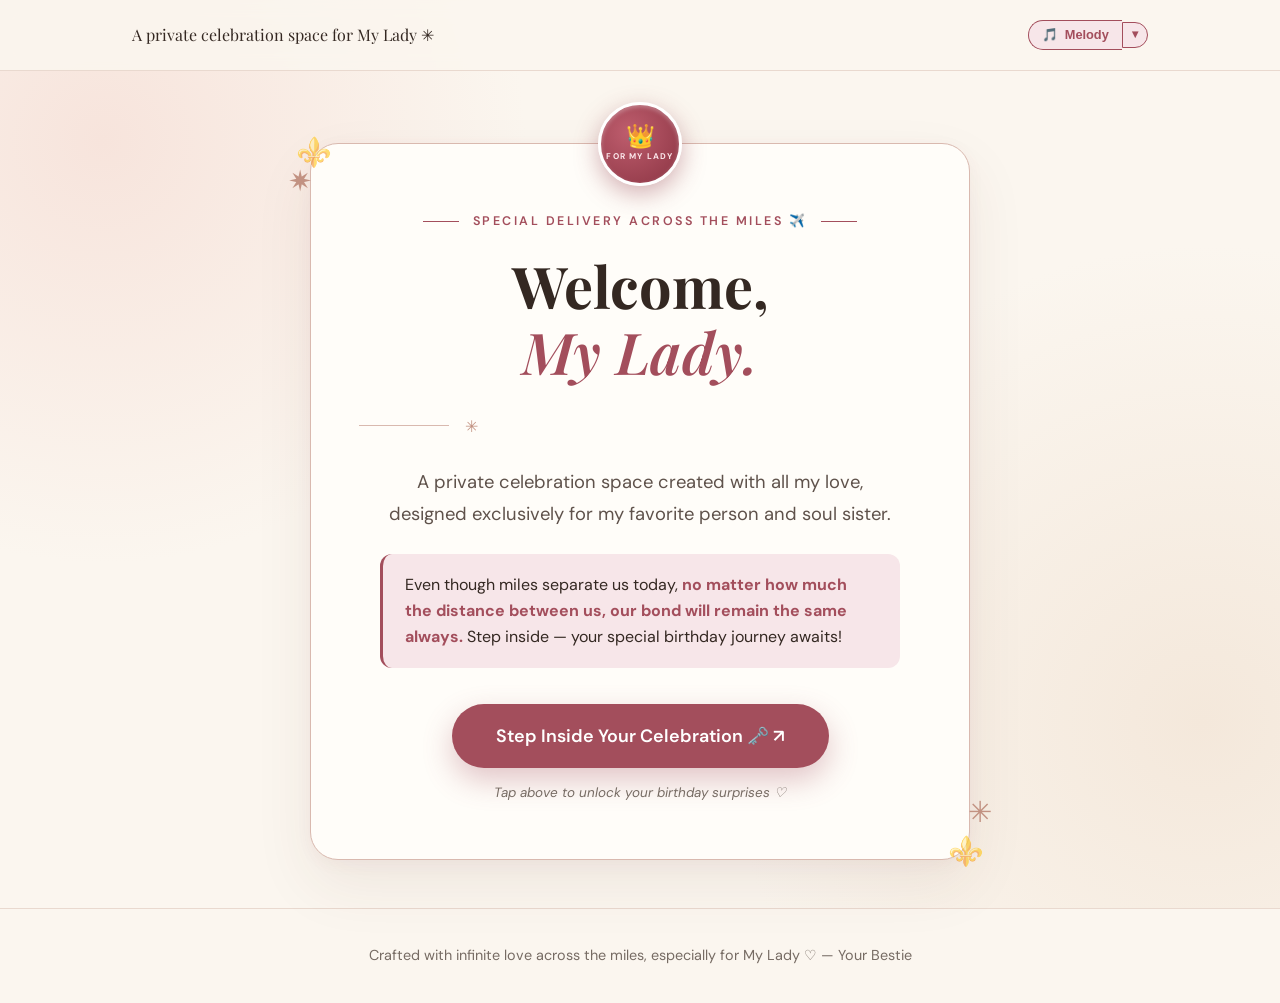
<file: index.html>
<!DOCTYPE html>
<html lang="en">
<head>
  <meta charset="UTF-8">
  <meta name="viewport" content="width=device-width, initial-scale=1.0">
  <meta name="view-transition" content="same-origin">
  <title>Happy Birthday, My Lady ✳ | A Celebration Just For You ♡</title>

  <!-- Open Graph / WhatsApp Preview Meta Tags -->
  <meta name="description" content="A special birthday celebration across the miles, crafted with all my love for My Lady ♡ — No matter how much distance between us, our bond will remain the same always.">
  <meta property="og:type" content="website">
  <meta property="og:site_name" content="Happy Birthday My Lady ✳">
  <meta property="og:title" content="Happy Birthday, My Lady ✳">
  <meta property="og:description" content="A special birthday celebration across the miles, crafted with all my love for My Lady ♡ — Step inside!">
  <meta property="og:image" content="https://shubh-source.github.io/my-lady-birthday/public/pics/3.jpeg">
  <meta property="og:image:secure_url" content="https://shubh-source.github.io/my-lady-birthday/public/pics/3.jpeg">
  <meta property="og:image:type" content="image/jpeg">
  <meta property="og:image:width" content="1220">
  <meta property="og:image:height" content="1498">
  <meta property="og:url" content="https://shubh-source.github.io/my-lady-birthday/">
  <meta name="twitter:card" content="summary_large_image">
  <meta name="twitter:title" content="Happy Birthday, My Lady ✳">
  <meta name="twitter:description" content="A special birthday celebration across the miles, crafted with all my love for My Lady ♡">
  <meta name="twitter:image" content="https://shubh-source.github.io/my-lady-birthday/public/pics/3.jpeg">
  <link rel="preconnect" href="https://fonts.googleapis.com">
  <link rel="preconnect" href="https://fonts.gstatic.com" crossorigin>
  <link href="https://fonts.googleapis.com/css2?family=DM+Sans:ital,wght@0,400;0,500;0,600;0,700;1,400&family=Playfair+Display:ital,wght@0,400;0,500;0,600;0,700;1,400;1,600&family=Great+Vibes&display=swap" rel="stylesheet">
  <link rel="stylesheet" href="style.css">
</head>
<body class="page-body">

  <canvas id="confettiCanvas"></canvas>

  <div class="page-shell welcome-shell">
    <!-- Top Minimal Bar -->
    <header class="welcome-header">
      <div class="welcome-header-inner">
        <span class="display text-sm tracking-tight text-muted">A private celebration space for My Lady ✳</span>
        <button id="musicToggleBtn" class="btn-music" title="Play Birthday Music" aria-label="Toggle Music">
          <span id="musicIcon">🎵</span>
          <span class="music-label">Melody</span>
          <span class="sound-wave" id="soundWave">
            <span></span><span></span><span></span><span></span>
          </span>
        </button>
      </div>
    </header>

    <!-- Main Welcome Card Container -->
    <main class="welcome-main">
      <div class="welcome-card-wrapper">
        <div class="welcome-ornament-corner top-left">⚜️</div>
        <div class="welcome-ornament-corner bottom-right">⚜️</div>

        <div class="welcome-card">
          <!-- Royal Wax Seal -->
          <div class="welcome-seal">
            <span class="seal-crown">👑</span>
            <span class="seal-label">FOR MY LADY</span>
          </div>

          <div class="welcome-kicker-wrap">
            <span class="eyebrow-line"></span>
            <p class="welcome-kicker">SPECIAL DELIVERY ACROSS THE MILES ✈️</p>
            <span class="eyebrow-line"></span>
          </div>

          <h1 class="display welcome-title">
            Welcome, <br>
            <span class="highlight-title">My Lady.</span>
          </h1>

          <div class="divider-ornament">
            <span class="divider-line"></span>
            <span class="ornament">✳</span>
          </div>

          <p class="welcome-message">
            A private celebration space created with all my love, designed exclusively for my favorite person and soul sister.
          </p>
          
          <p class="welcome-sub-message">
            Even though miles separate us today, <strong>no matter how much the distance between us, our bond will remain the same always.</strong> Step inside — your special birthday journey awaits!
          </p>

          <div class="welcome-action-wrap">
            <a href="home.html" class="btn-primary welcome-enter-btn">
              Step Inside Your Celebration 🗝️ ↗
            </a>
            <span class="welcome-hint">Tap above to unlock your birthday surprises ♡</span>
          </div>
        </div>

        <!-- Floating Decorative Stars -->
        <span class="floating-star-welcome star-1" aria-hidden="true">✷</span>
        <span class="floating-star-welcome star-2" aria-hidden="true">✳</span>
      </div>
    </main>

    <!-- Footer -->
    <footer class="site-footer">
      <div class="footer-inner">
        <p class="footer-note">Crafted with infinite love across the miles, especially for My Lady ♡ — Your Bestie</p>
      </div>
    </footer>
  </div>

  <script src="script.js"></script>
</body>
</html>
</file>
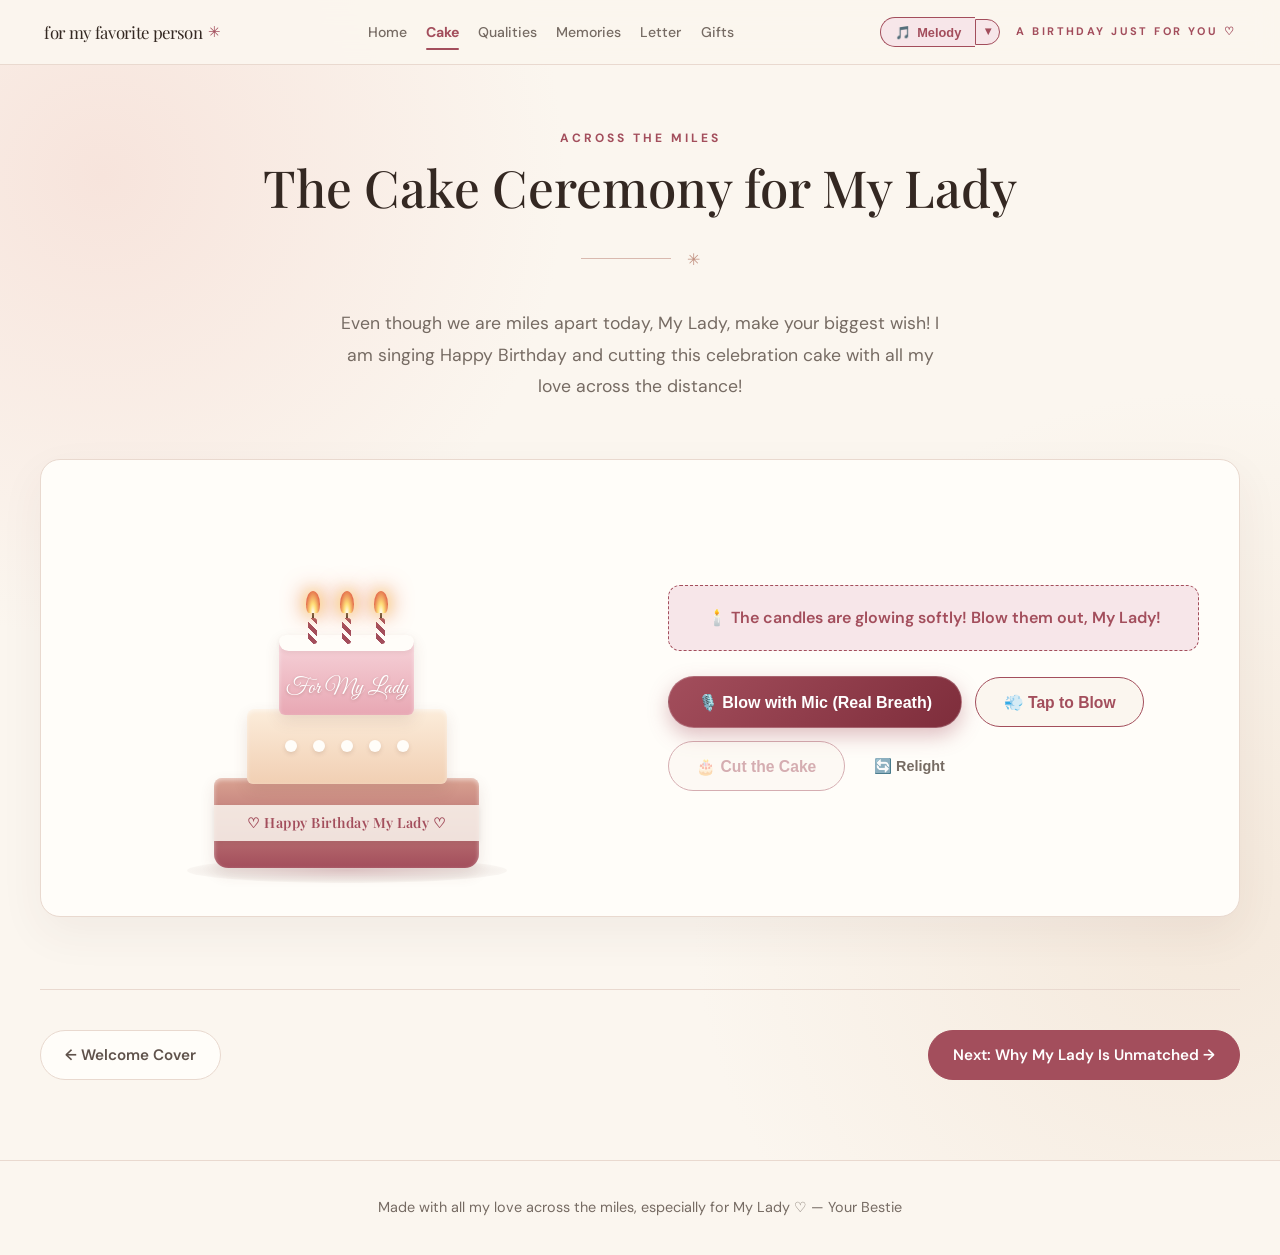
<file: cake.html>
<!DOCTYPE html>
<html lang="en">
<head>
  <meta charset="UTF-8">
  <meta name="viewport" content="width=device-width, initial-scale=1.0">
  <meta name="view-transition" content="same-origin">
  <title>The Cake Ceremony 🎂 | For My Lady</title>
  <link rel="preconnect" href="https://fonts.googleapis.com">
  <link rel="preconnect" href="https://fonts.gstatic.com" crossorigin>
  <link href="https://fonts.googleapis.com/css2?family=DM+Sans:ital,wght@0,400;0,500;0,600;0,700;1,400&family=Playfair+Display:ital,wght@0,400;0,500;0,600;0,700;1,400;1,600&family=Great+Vibes&display=swap" rel="stylesheet">
  <link rel="stylesheet" href="style.css">
</head>
<body class="page-body">

  <canvas id="confettiCanvas"></canvas>

  <div class="page-shell">
    <!-- Header -->
    <header class="site-header">
      <div class="header-inner">
        <a href="home.html" class="wordmark">
          <span class="display">for my favorite person</span>
          <span class="ornament-inline">✳</span>
        </a>
        
        <nav class="nav-menu">
          <a href="home.html">Home</a>
          <a href="cake.html" class="active">Cake</a>
          <a href="reasons.html">Qualities</a>
          <a href="gallery.html">Memories</a>
          <a href="letter.html">Letter</a>
          <a href="gifts.html">Gifts</a>
        </nav>

        <div class="header-actions">
          <button id="musicToggleBtn" class="btn-music" title="Play Birthday Music" aria-label="Toggle Music">
            <span id="musicIcon">🎵</span>
            <span class="music-label">Melody</span>
            <span class="sound-wave" id="soundWave">
              <span></span><span></span><span></span><span></span>
            </span>
          </button>
          <span class="header-occasion">A birthday just for you ♡</span>
        </div>
      </div>
    </header>

    <main>
      <!-- Page Hero -->
      <section class="page-hero">
        <div class="section-container">
          <span class="section-kicker">ACROSS THE MILES</span>
          <h1 class="display section-title">The Cake Ceremony for My Lady</h1>
          <div class="divider-ornament">
            <span class="divider-line"></span>
            <span class="ornament">✳</span>
          </div>
          <p class="section-subtitle">
            Even though we are miles apart today, My Lady, make your biggest wish! I am singing Happy Birthday and cutting this celebration cake with all my love across the distance!
          </p>
        </div>
      </section>

      <!-- Cake Ceremony Card -->
      <section class="section-content">
        <div class="section-container">
          <div class="cake-card">
            <!-- 3D Interactive Cake in Soft Warm Theme -->
            <div class="cake-display" id="cakeDisplay">
              <div class="cake-plate" id="cakePlate">
                <!-- Top Tier -->
                <div class="cake-tier tier-top">
                  <div class="icing-dripping"></div>
                  <!-- Candles -->
                  <div class="candles-row" id="candlesRow">
                    <div class="candle" data-candle="1" title="Click to blow candle">
                      <div class="smoke"></div>
                      <div class="flame"></div>
                      <div class="wick"></div>
                      <div class="wax"></div>
                    </div>
                    <div class="candle active-main" data-candle="2" title="Click to blow candle">
                      <div class="smoke"></div>
                      <div class="flame"></div>
                      <div class="wick"></div>
                      <div class="wax"></div>
                    </div>
                    <div class="candle" data-candle="3" title="Click to blow candle">
                      <div class="smoke"></div>
                      <div class="flame"></div>
                      <div class="wick"></div>
                      <div class="wax"></div>
                    </div>
                  </div>
                  <div class="tier-frosting">For My Lady</div>
                </div>

                <!-- Middle Tier -->
                <div class="cake-tier tier-middle">
                  <div class="cream-pearls">
                    <span></span><span></span><span></span><span></span><span></span>
                  </div>
                </div>

                <!-- Bottom Tier -->
                <div class="cake-tier tier-bottom">
                  <div class="gold-ribbon">
                    <span>♡ Happy Birthday My Lady ♡</span>
                  </div>
                </div>
              </div>

              <!-- Animated Knife -->
              <div class="knife-element" id="knifeElement">🔪</div>

              <!-- Served 3D Cake Slice on Dessert Plate -->
              <div class="served-slice" id="servedSlice">
                <div class="slice-3d">
                  <span class="slice-strawberry">🍓</span>
                  <div class="slice-layer layer-top"></div>
                  <div class="slice-layer layer-mid"></div>
                  <div class="slice-layer layer-bot"></div>
                </div>
                <div class="slice-saucer">
                  <span class="fork-icon">🍴</span>
                </div>
                <div class="slice-note-card">
                  <span class="slice-title">A slice for My Lady ♡</span>
                  <span class="slice-sub">Cut & served with all my love ✨</span>
                </div>
              </div>
            </div>

            <!-- Controls Column -->
            <div class="cake-controls">
              <div class="status-banner" id="cakeStatusBanner">
                🕯️ The candles are glowing softly! Blow them out, My Lady!
              </div>

              <!-- Live Breath Meter for Mic Blow -->
              <div class="blow-meter-wrap" id="blowMeterWrap" style="display: none;">
                <span class="blow-meter-label">💨 Breath Power:</span>
                <div class="blow-meter-track">
                  <div class="blow-meter-bar" id="blowMeterBar"></div>
                </div>
              </div>

              <div class="cake-btn-row">
                <button id="micBlowBtn" class="btn-primary btn-mic-blow">
                  🎙️ Blow with Mic (Real Breath)
                </button>
                <button id="blowCandlesBtn" class="btn-outline">
                  💨 Tap to Blow
                </button>
                <button id="cutCakeBtn" class="btn-outline" disabled>
                  🎂 Cut the Cake
                </button>
                <button id="resetCakeBtn" class="btn-text">
                  🔄 Relight
                </button>
              </div>
            </div>
          </div>

          <!-- Chapter Navigation Bar -->
          <div class="chapter-nav">
            <a href="home.html" class="btn-chapter-prev">
              ← Welcome Cover
            </a>
            <a href="reasons.html" class="btn-chapter-next">
              Next: Why My Lady Is Unmatched →
            </a>
          </div>
        </div>
      </section>
    </main>

    <!-- Footer -->
    <footer class="site-footer">
      <div class="footer-inner">
        <p class="footer-note">Made with all my love across the miles, especially for My Lady ♡ — Your Bestie</p>
      </div>
    </footer>
  </div>

  <script src="script.js"></script>
</body>
</html>
</file>
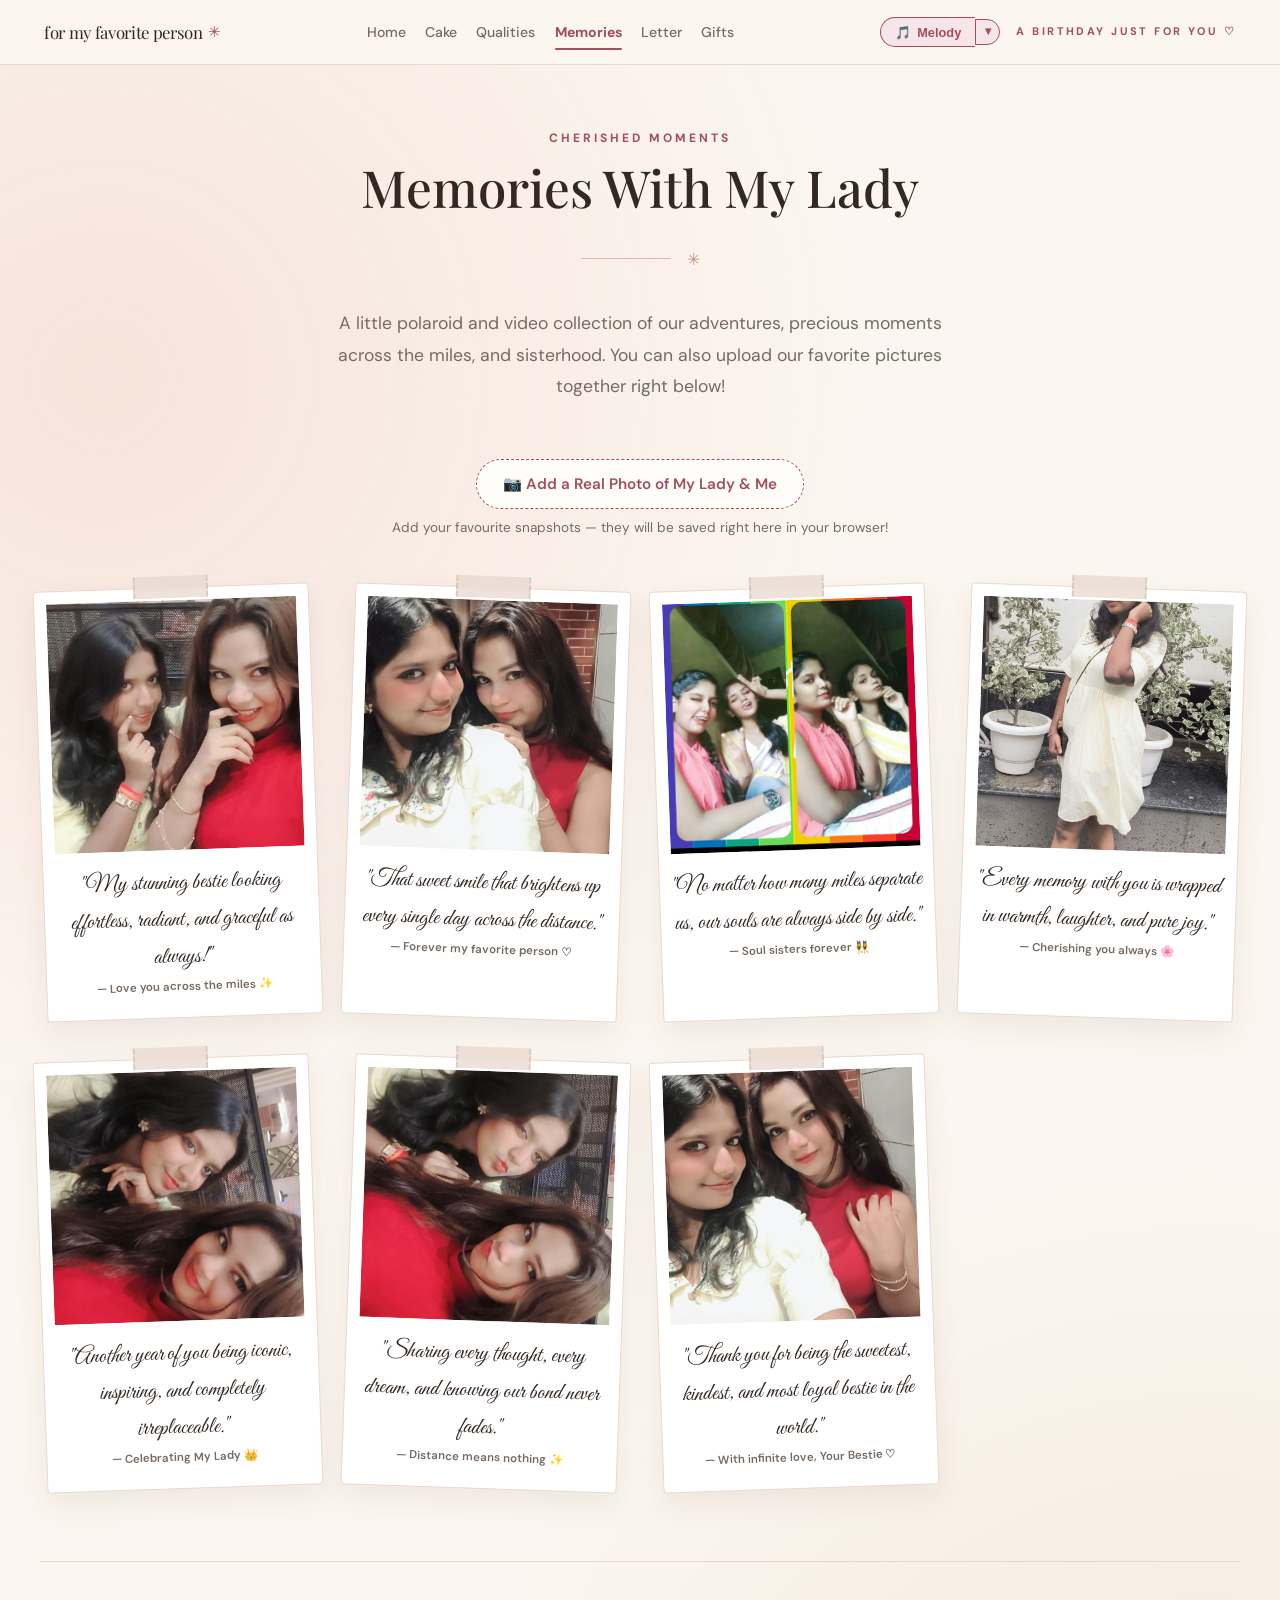
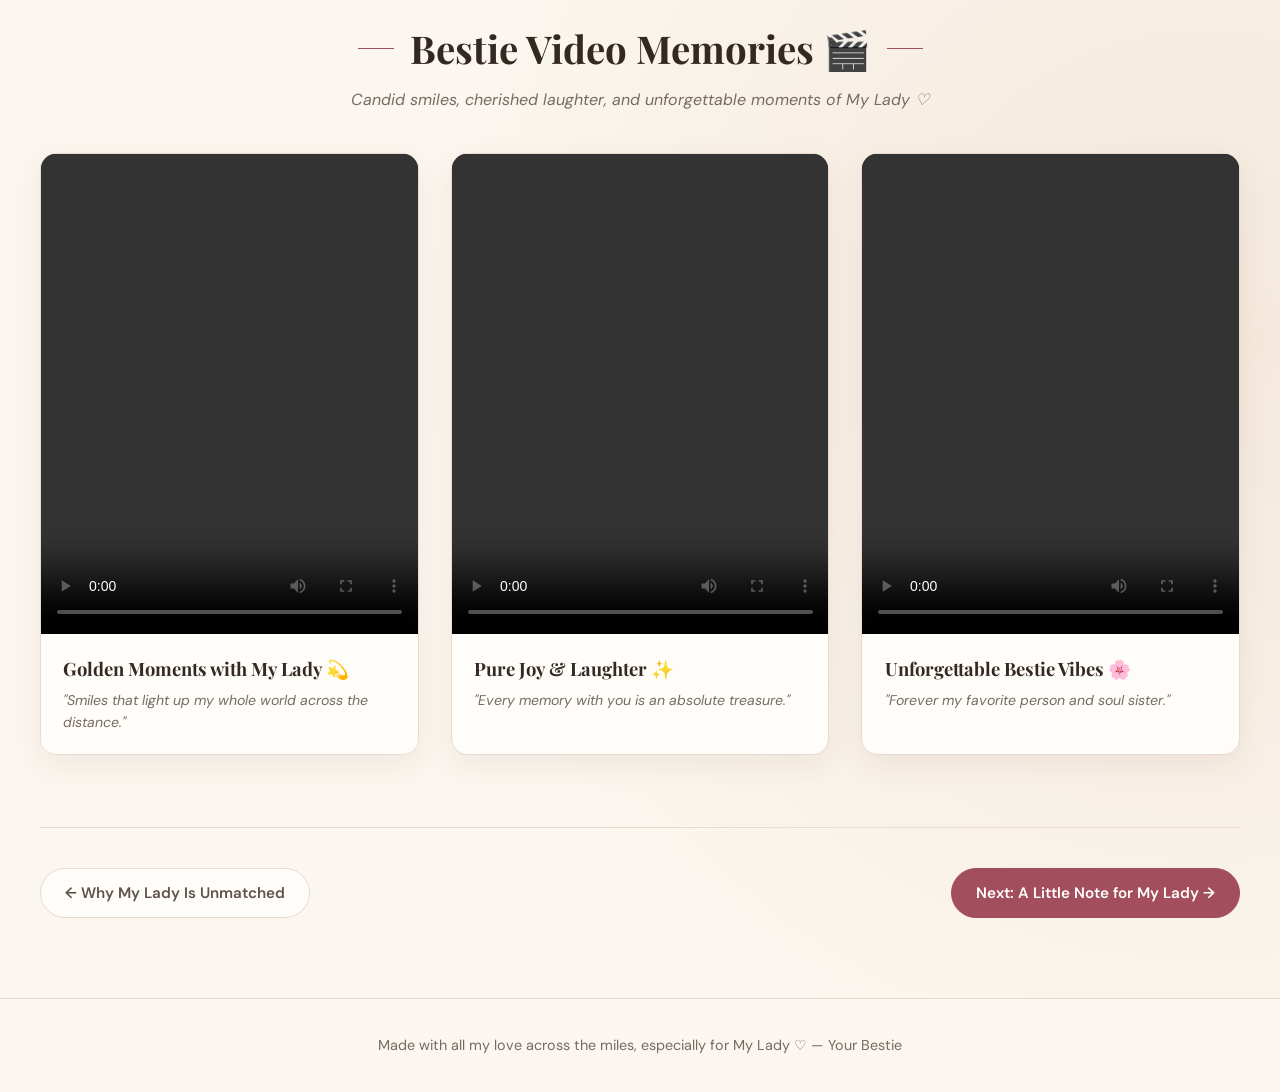
<file: gallery.html>
<!DOCTYPE html>
<html lang="en">
<head>
  <meta charset="UTF-8">
  <meta name="viewport" content="width=device-width, initial-scale=1.0">
  <meta name="view-transition" content="same-origin">
  <title>Our Memories 📷 | For My Lady</title>
  <link rel="preconnect" href="https://fonts.googleapis.com">
  <link rel="preconnect" href="https://fonts.gstatic.com" crossorigin>
  <link href="https://fonts.googleapis.com/css2?family=DM+Sans:ital,wght@0,400;0,500;0,600;0,700;1,400&family=Playfair+Display:ital,wght@0,400;0,500;0,600;0,700;1,400;1,600&family=Great+Vibes&display=swap" rel="stylesheet">
  <link rel="stylesheet" href="style.css">
</head>
<body class="page-body">

  <canvas id="confettiCanvas"></canvas>

  <div class="page-shell">
    <!-- Header -->
    <header class="site-header">
      <div class="header-inner">
        <a href="home.html" class="wordmark">
          <span class="display">for my favorite person</span>
          <span class="ornament-inline">✳</span>
        </a>
        
        <nav class="nav-menu">
          <a href="home.html">Home</a>
          <a href="cake.html">Cake</a>
          <a href="reasons.html">Qualities</a>
          <a href="gallery.html" class="active">Memories</a>
          <a href="letter.html">Letter</a>
          <a href="gifts.html">Gifts</a>
        </nav>

        <div class="header-actions">
          <button id="musicToggleBtn" class="btn-music" title="Play Birthday Music" aria-label="Toggle Music">
            <span id="musicIcon">🎵</span>
            <span class="music-label">Melody</span>
            <span class="sound-wave" id="soundWave">
              <span></span><span></span><span></span><span></span>
            </span>
          </button>
          <span class="header-occasion">A birthday just for you ♡</span>
        </div>
      </div>
    </header>

    <main>
      <!-- Page Hero -->
      <section class="page-hero">
        <div class="section-container">
          <span class="section-kicker">CHERISHED MOMENTS</span>
          <h1 class="display section-title">Memories With My Lady</h1>
          <div class="divider-ornament">
            <span class="divider-line"></span>
            <span class="ornament">✳</span>
          </div>
          <p class="section-subtitle">
            A little polaroid and video collection of our adventures, precious moments across the miles, and sisterhood. You can also upload our favorite pictures together right below!
          </p>
        </div>
      </section>

      <!-- Gallery Content -->
      <section class="section-content">
        <div class="section-container">
          <!-- Upload Real Photo Box -->
          <div class="gallery-upload-box">
            <label for="photoUploadInput" class="btn-outline-upload">
              📷 Add a Real Photo of My Lady & Me
            </label>
            <input type="file" id="photoUploadInput" accept="image/*" style="display:none;">
            <p class="upload-note">Add your favourite snapshots — they will be saved right here in your browser!</p>
          </div>

          <!-- Polaroid Grid -->
          <div class="polaroid-grid" id="polaroidGrid">
            <!-- Rendered by JavaScript -->
          </div>

          <!-- Video Memories Reel -->
          <div class="video-memories-section">
            <div class="video-section-header">
              <span class="eyebrow-line"></span>
              <h2 class="display video-section-title">Bestie Video Memories 🎬</h2>
              <span class="eyebrow-line"></span>
            </div>
            <p class="video-section-desc">Candid smiles, cherished laughter, and unforgettable moments of My Lady ♡</p>

            <div class="video-grid" id="videoGrid">
              <!-- Video 1 -->
              <div class="video-card">
                <div class="video-wrapper">
                  <video src="public/videos/v1.mp4" playsinline controls preload="metadata"></video>
                </div>
                <div class="video-caption">
                  <h3 class="display video-title">Golden Moments with My Lady 💫</h3>
                  <p class="video-note">"Smiles that light up my whole world across the distance."</p>
                </div>
              </div>

              <!-- Video 2 -->
              <div class="video-card">
                <div class="video-wrapper">
                  <video src="public/videos/v2.mp4" playsinline controls preload="metadata"></video>
                </div>
                <div class="video-caption">
                  <h3 class="display video-title">Pure Joy & Laughter ✨</h3>
                  <p class="video-note">"Every memory with you is an absolute treasure."</p>
                </div>
              </div>

              <!-- Video 3 -->
              <div class="video-card">
                <div class="video-wrapper">
                  <video src="public/pics/5.mp4" playsinline controls preload="metadata"></video>
                </div>
                <div class="video-caption">
                  <h3 class="display video-title">Unforgettable Bestie Vibes 🌸</h3>
                  <p class="video-note">"Forever my favorite person and soul sister."</p>
                </div>
              </div>
            </div>
          </div>

          <!-- Chapter Navigation Bar -->
          <div class="chapter-nav">
            <a href="reasons.html" class="btn-chapter-prev">
              ← Why My Lady Is Unmatched
            </a>
            <a href="letter.html" class="btn-chapter-next">
              Next: A Little Note for My Lady →
            </a>
          </div>
        </div>
      </section>
    </main>

    <!-- Footer -->
    <footer class="site-footer">
      <div class="footer-inner">
        <p class="footer-note">Made with all my love across the miles, especially for My Lady ♡ — Your Bestie</p>
      </div>
    </footer>
  </div>

  <!-- Lightbox Modal -->
  <dialog class="lightbox-dialog" id="lightboxDialog">
    <div class="dialog-content">
      <button class="dialog-close" id="lightboxCloseBtn" aria-label="Close photo preview">✕</button>
      <div class="dialog-body" id="lightboxBody"></div>
    </div>
  </dialog>

  <script src="script.js"></script>
</body>
</html>
</file>
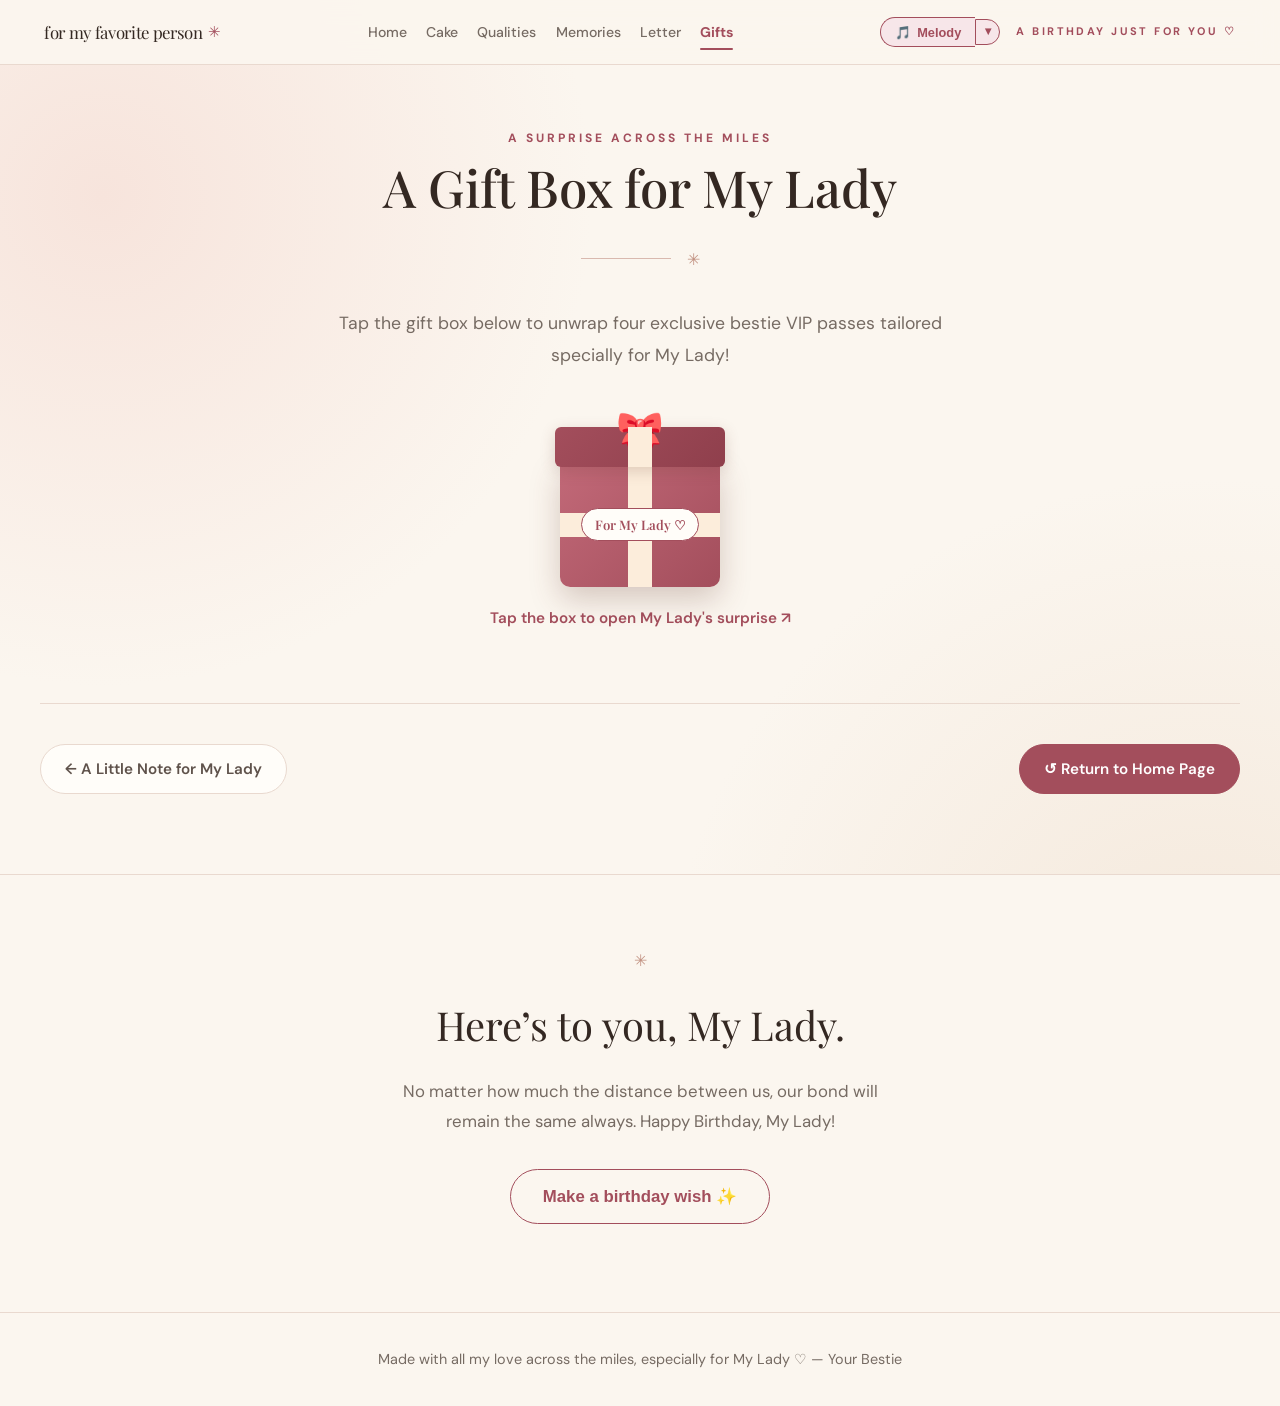
<file: gifts.html>
<!DOCTYPE html>
<html lang="en">
<head>
  <meta charset="UTF-8">
  <meta name="viewport" content="width=device-width, initial-scale=1.0">
  <meta name="view-transition" content="same-origin">
  <title>Bestie Surprise Box 🎁 | For My Lady</title>
  <link rel="preconnect" href="https://fonts.googleapis.com">
  <link rel="preconnect" href="https://fonts.gstatic.com" crossorigin>
  <link href="https://fonts.googleapis.com/css2?family=DM+Sans:ital,wght@0,400;0,500;0,600;0,700;1,400&family=Playfair+Display:ital,wght@0,400;0,500;0,600;0,700;1,400;1,600&family=Great+Vibes&display=swap" rel="stylesheet">
  <link rel="stylesheet" href="style.css">
</head>
<body class="page-body">

  <canvas id="confettiCanvas"></canvas>

  <div class="page-shell">
    <!-- Header -->
    <header class="site-header">
      <div class="header-inner">
        <a href="home.html" class="wordmark">
          <span class="display">for my favorite person</span>
          <span class="ornament-inline">✳</span>
        </a>
        
        <nav class="nav-menu">
          <a href="home.html">Home</a>
          <a href="cake.html">Cake</a>
          <a href="reasons.html">Qualities</a>
          <a href="gallery.html">Memories</a>
          <a href="letter.html">Letter</a>
          <a href="gifts.html" class="active">Gifts</a>
        </nav>

        <div class="header-actions">
          <button id="musicToggleBtn" class="btn-music" title="Play Birthday Music" aria-label="Toggle Music">
            <span id="musicIcon">🎵</span>
            <span class="music-label">Melody</span>
            <span class="sound-wave" id="soundWave">
              <span></span><span></span><span></span><span></span>
            </span>
          </button>
          <span class="header-occasion">A birthday just for you ♡</span>
        </div>
      </div>
    </header>

    <main>
      <!-- Page Hero -->
      <section class="page-hero">
        <div class="section-container">
          <span class="section-kicker">A SURPRISE ACROSS THE MILES</span>
          <h1 class="display section-title">A Gift Box for My Lady</h1>
          <div class="divider-ornament">
            <span class="divider-line"></span>
            <span class="ornament">✳</span>
          </div>
          <p class="section-subtitle">
            Tap the gift box below to unwrap four exclusive bestie VIP passes tailored specially for My Lady!
          </p>
        </div>
      </section>

      <!-- Gift Showcase Content -->
      <section class="section-content">
        <div class="section-container">
          <div class="gift-box-area">
            <!-- 3D Styled Gift Box -->
            <div class="gift-box-wrapper" id="giftBoxWrapper" role="button" tabindex="0" aria-label="Open gift box">
              <div class="gift-box" id="giftBox">
                <div class="box-lid" id="boxLid">
                  <div class="ribbon-bow">🎀</div>
                  <div class="ribbon-v"></div>
                </div>
                <div class="box-body">
                  <div class="ribbon-v"></div>
                  <div class="ribbon-h"></div>
                  <span class="gift-tag">For My Lady ♡</span>
                </div>
              </div>
              <p class="tap-hint" id="giftTapHint">Tap the box to open My Lady's surprise ↗</p>
            </div>

            <!-- Revealed Coupons Grid -->
            <div class="coupons-container" id="couponsContainer">
              <div class="coupons-header">
                <span class="ornament text-2xl">✳</span>
                <h2 class="display coupons-heading">Surprise Unlocked: VIP Passes for My Lady</h2>
              </div>

              <div class="coupons-grid">
                <!-- Pass 1 -->
                <div class="coupon-card">
                  <span class="coupon-tag">PASS #1</span>
                  <div class="coupon-icon">☕🍰</div>
                  <h3 class="display coupon-title">Reunion Coffee & Dessert Date</h3>
                  <p class="coupon-desc">Valid the very second we reunite! Unlimited coffee, sweet treats, and tightest hugs for My Lady on me. No limits!</p>
                  <span class="coupon-status">Redeemable: First day we meet ♡</span>
                </div>

                <!-- Pass 2 -->
                <div class="coupon-card">
                  <span class="coupon-tag">PASS #2</span>
                  <div class="coupon-icon">📞✨</div>
                  <h3 class="display coupon-title">24/7 Long-Distance Hotline</h3>
                  <p class="coupon-desc">No matter the miles, reach out to me anytime — guaranteed 100% support, loyalty, and heart-to-heart sessions for My Lady!</p>
                  <span class="coupon-status">Redeemable: Lifetime across any distance ♡</span>
                </div>

                <!-- Pass 3 -->
                <div class="coupon-card">
                  <span class="coupon-tag">PASS #3</span>
                  <div class="coupon-icon">🛍️📱</div>
                  <h3 class="display coupon-title">Virtual Shopping & Video Spree</h3>
                  <p class="coupon-desc">FaceTime shopping date where I will hype My Lady up and scream "You honestly look gorgeous, buy it queen!"</p>
                  <span class="coupon-status">Redeemable: Always Active ♡</span>
                </div>

                <!-- Pass 4 -->
                <div class="coupon-card">
                  <span class="coupon-tag">PASS #4</span>
                  <div class="coupon-icon">🌟👑</div>
                  <h3 class="display coupon-title">One Big Birthday Wish</h3>
                  <p class="coupon-desc">One special wish across the miles to be granted by your best friend. Name anything you want, My Lady, and it's yours!</p>
                  <span class="coupon-status">Redeemable: Today & Forever ♡</span>
                </div>
              </div>
            </div>
          </div>

          <!-- Chapter Navigation Bar -->
          <div class="chapter-nav">
            <a href="letter.html" class="btn-chapter-prev">
              ← A Little Note for My Lady
            </a>
            <a href="home.html" class="btn-chapter-next">
              ↺ Return to Home Page
            </a>
          </div>
        </div>
      </section>

      <!-- Closing Wish Finale -->
      <section class="closing-banner">
        <div class="section-container text-center">
          <span class="ornament text-5xl" aria-hidden="true">✳</span>
          <h2 class="display closing-title">Here’s to you, My Lady.</h2>
          <p class="closing-desc">
            No matter how much the distance between us, our bond will remain the same always. Happy Birthday, My Lady!
          </p>
          <button id="celebrate-button" type="button" class="btn-outline btn-wish-big">
            Make a birthday wish ✨
          </button>
        </div>
      </section>
    </main>

    <!-- Footer -->
    <footer class="site-footer">
      <div class="footer-inner">
        <p class="footer-note">Made with all my love across the miles, especially for My Lady ♡ — Your Bestie</p>
      </div>
    </footer>
  </div>

  <script src="script.js"></script>
</body>
</html>
</file>
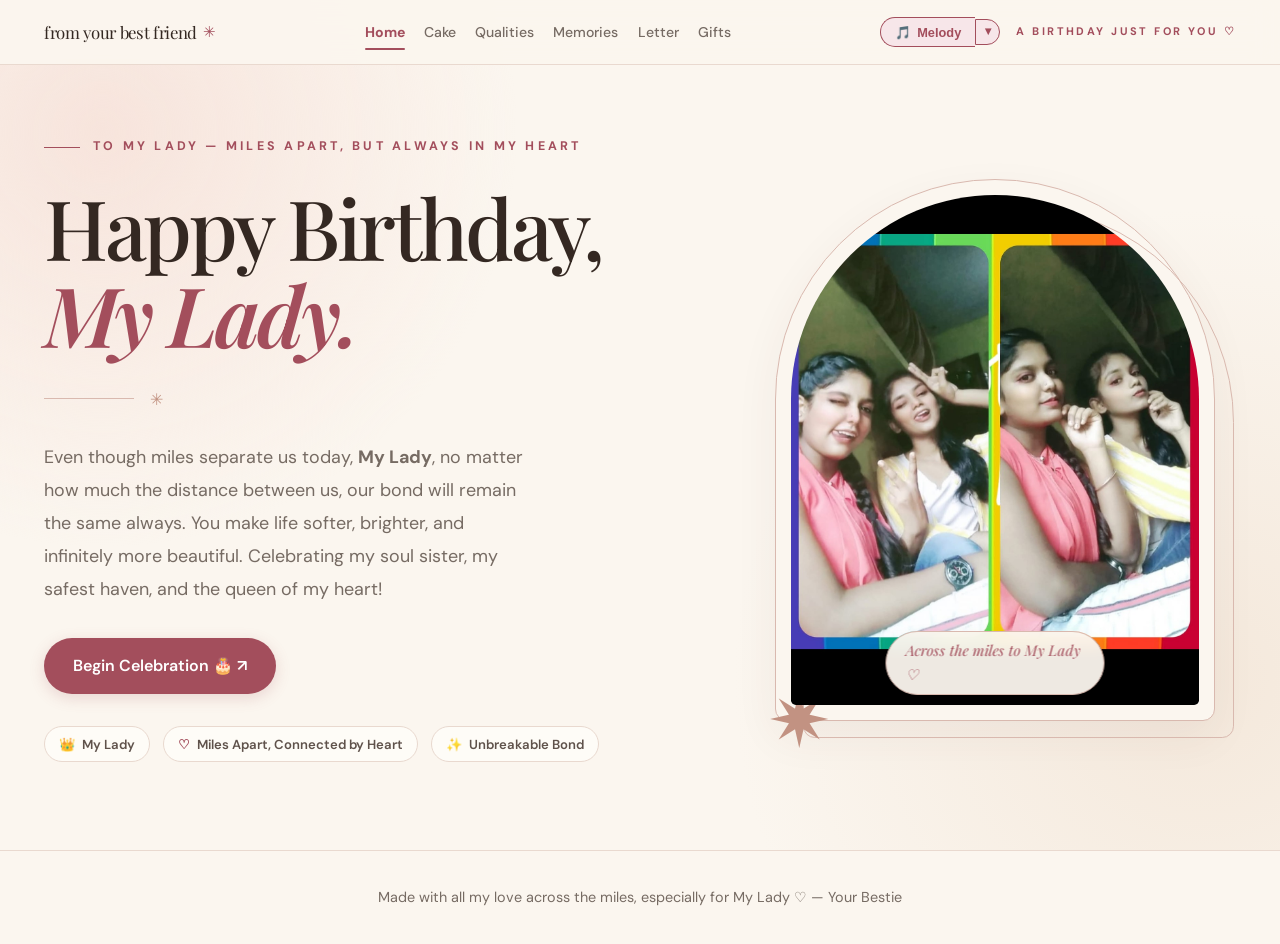
<file: home.html>
<!DOCTYPE html>
<html lang="en">
<head>
  <meta charset="UTF-8">
  <meta name="viewport" content="width=device-width, initial-scale=1.0">
  <meta name="view-transition" content="same-origin">
  <title>Happy Birthday, My Lady ✳ | A Celebration Just For You ♡</title>

  <!-- Open Graph / WhatsApp Preview Meta Tags -->
  <meta name="description" content="A special birthday celebration across the miles, crafted with all my love for My Lady ♡ — No matter how much distance between us, our bond will remain the same always.">
  <meta property="og:type" content="website">
  <meta property="og:site_name" content="Happy Birthday My Lady ✳">
  <meta property="og:title" content="Happy Birthday, My Lady ✳">
  <meta property="og:description" content="A special birthday celebration across the miles, crafted with all my love for My Lady ♡">
  <meta property="og:image" content="https://shubh-source.github.io/my-lady-birthday/public/pics/3.jpeg">
  <meta property="og:image:secure_url" content="https://shubh-source.github.io/my-lady-birthday/public/pics/3.jpeg">
  <meta property="og:image:type" content="image/jpeg">
  <meta property="og:image:width" content="1220">
  <meta property="og:image:height" content="1498">
  <meta property="og:url" content="https://shubh-source.github.io/my-lady-birthday/home.html">
  <link rel="preconnect" href="https://fonts.googleapis.com">
  <link rel="preconnect" href="https://fonts.gstatic.com" crossorigin>
  <link href="https://fonts.googleapis.com/css2?family=DM+Sans:ital,wght@0,400;0,500;0,600;0,700;1,400&family=Playfair+Display:ital,wght@0,400;0,500;0,600;0,700;1,400;1,600&family=Great+Vibes&display=swap" rel="stylesheet">
  <link rel="stylesheet" href="style.css">
</head>
<body class="page-body">

  <!-- Confetti Canvas -->
  <canvas id="confettiCanvas"></canvas>

  <div class="page-shell">
    <!-- Header -->
    <header class="site-header">
      <div class="header-inner">
        <a href="home.html" class="wordmark">
          <span class="display">from your best friend</span>
          <span class="ornament-inline">✳</span>
        </a>
        
        <nav class="nav-menu">
          <a href="home.html" class="active">Home</a>
          <a href="cake.html">Cake</a>
          <a href="reasons.html">Qualities</a>
          <a href="gallery.html">Memories</a>
          <a href="letter.html">Letter</a>
          <a href="gifts.html">Gifts</a>
        </nav>

        <div class="header-actions">
          <button id="musicToggleBtn" class="btn-music" title="Play Birthday Music" aria-label="Toggle Music">
            <span id="musicIcon">🎵</span>
            <span class="music-label">Melody</span>
            <span class="sound-wave" id="soundWave">
              <span></span><span></span><span></span><span></span>
            </span>
          </button>
          <span class="header-occasion">A birthday just for you ♡</span>
        </div>
      </div>
    </header>

    <main>
      <!-- Hero Section (Long Distance Bestie POV for My Lady) -->
      <section class="hero-section" aria-labelledby="hero-title">
        <div class="hero-left">
          <div class="eyebrow-container">
            <span class="eyebrow-line" aria-hidden="true"></span>
            <p class="hero-eyebrow">To My Lady — miles apart, but always in my heart</p>
          </div>

          <h1 id="hero-title" class="display hero-title">
            Happy Birthday, <br>
            <span class="highlight-title">My Lady.</span>
          </h1>

          <div class="divider-ornament" aria-hidden="true">
            <span class="divider-line"></span>
            <span class="ornament">✳</span>
          </div>

          <p class="hero-description">
            Even though miles separate us today, <strong>My Lady</strong>, no matter how much the distance between us, our bond will remain the same always. You make life softer, brighter, and infinitely more beautiful. Celebrating my soul sister, my safest haven, and the queen of my heart!
          </p>

          <div class="hero-actions">
            <a href="cake.html" class="btn-primary">
              Begin Celebration 🎂 ↗
            </a>
          </div>

          <!-- Feature Highlights / Badges -->
          <div class="hero-stats">
            <div class="stat-pill">
              <span class="stat-icon">👑</span>
              <span class="stat-text">My Lady</span>
            </div>
            <div class="stat-pill">
              <span class="stat-icon">♡</span>
              <span class="stat-text">Miles Apart, Connected by Heart</span>
            </div>
            <div class="stat-pill">
              <span class="stat-icon">✨</span>
              <span class="stat-text">Unbreakable Bond</span>
            </div>
          </div>
        </div>

        <div class="hero-right">
          <div class="photo-frame-container">
            <div class="photo-frame">
              <img 
                src="public/pics/3.jpeg" 
                alt="My Lady on her birthday celebration" 
                class="hero-photo"
                onerror="this.src='assests/pics/3.jpeg'"
              >
              <div class="photo-badge">
                <span>Across the miles to My Lady ♡</span>
              </div>
            </div>
            <span class="floating-star-ornament" aria-hidden="true">✷</span>
          </div>
        </div>
      </section>
    </main>

    <!-- Footer -->
    <footer class="site-footer">
      <div class="footer-inner">
        <p class="footer-note">Made with all my love across the miles, especially for My Lady ♡ — Your Bestie</p>
      </div>
    </footer>
  </div>

  <script src="script.js"></script>
</body>
</html>
</file>
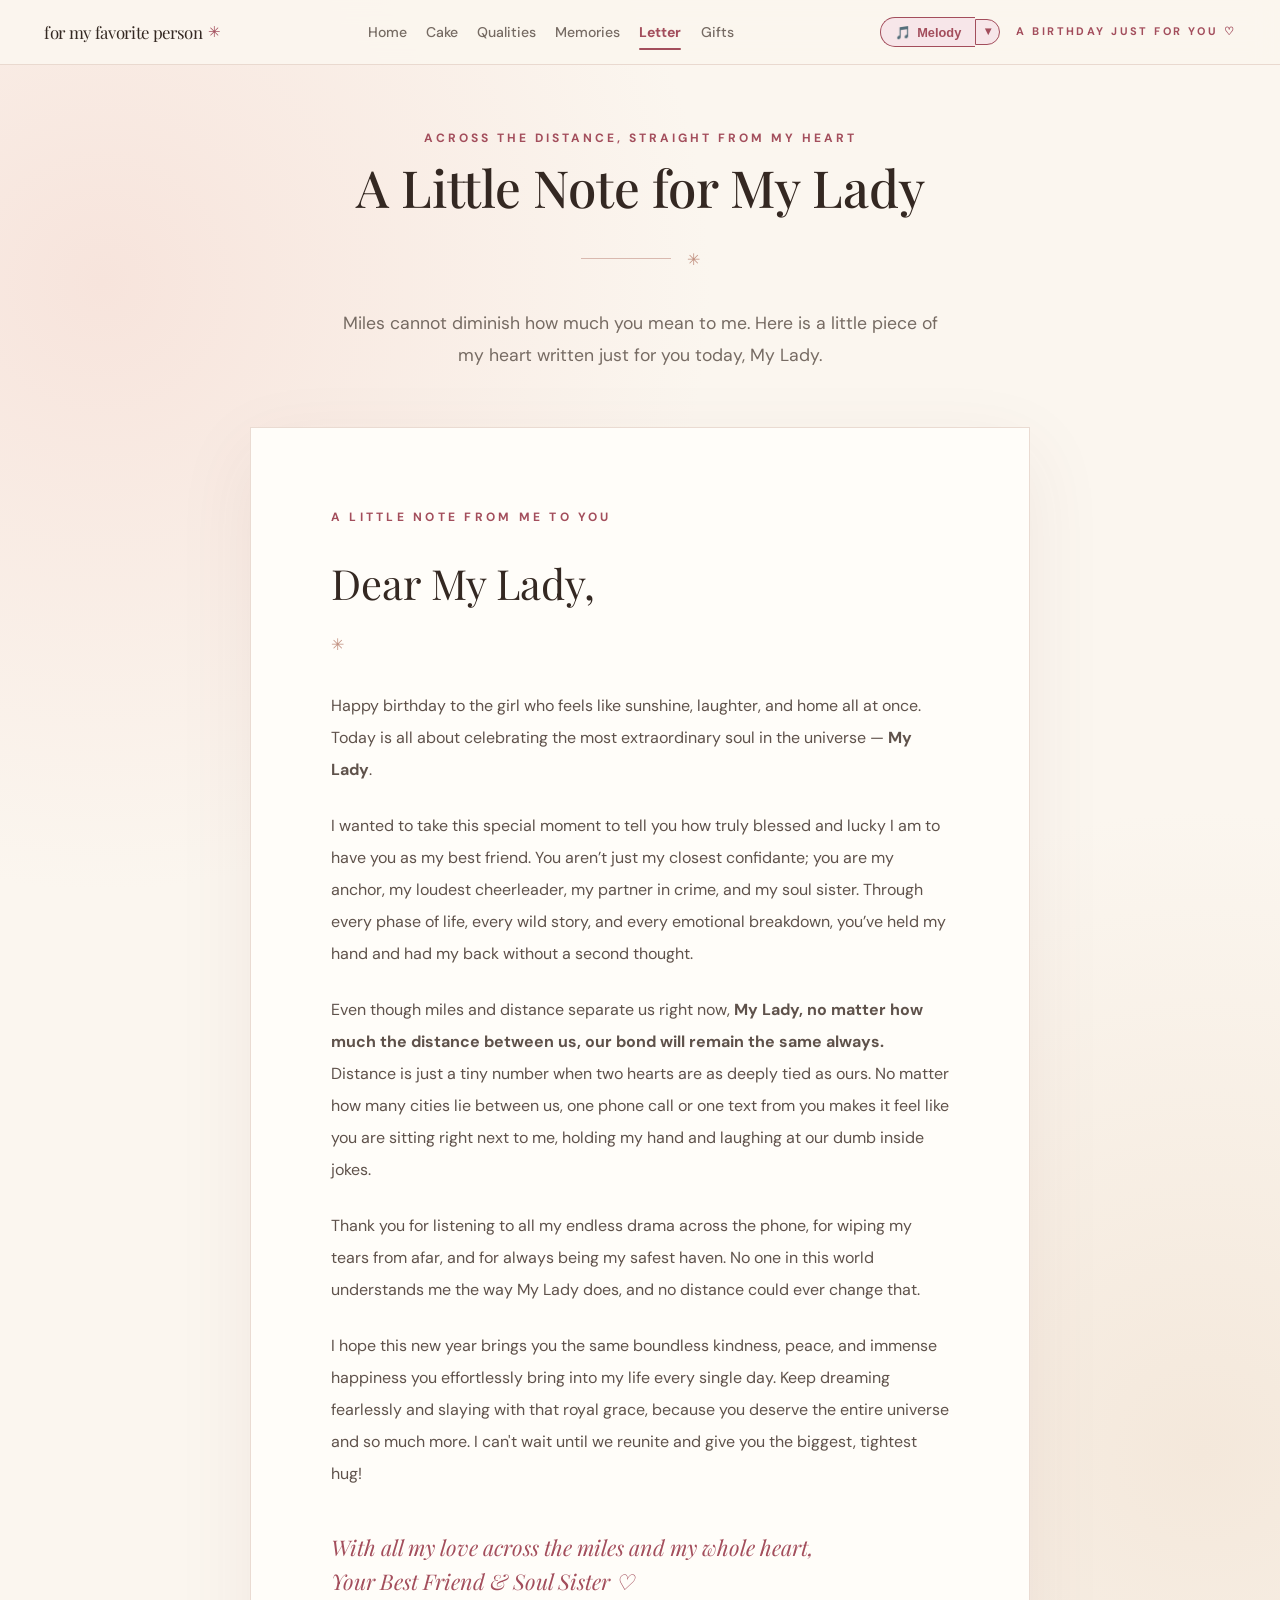
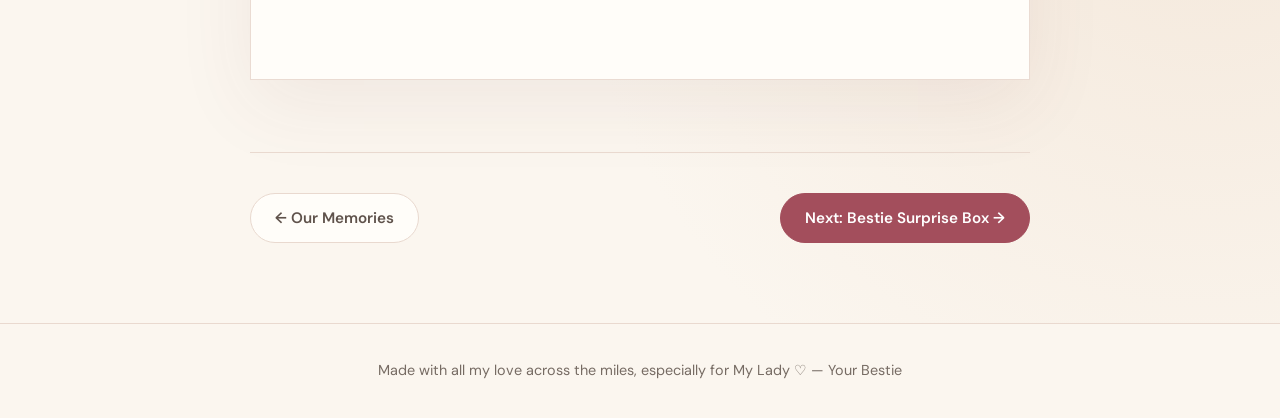
<file: letter.html>
<!DOCTYPE html>
<html lang="en">
<head>
  <meta charset="UTF-8">
  <meta name="viewport" content="width=device-width, initial-scale=1.0">
  <meta name="view-transition" content="same-origin">
  <title>A Little Note for My Lady 💌</title>
  <link rel="preconnect" href="https://fonts.googleapis.com">
  <link rel="preconnect" href="https://fonts.gstatic.com" crossorigin>
  <link href="https://fonts.googleapis.com/css2?family=DM+Sans:ital,wght@0,400;0,500;0,600;0,700;1,400&family=Playfair+Display:ital,wght@0,400;0,500;0,600;0,700;1,400;1,600&family=Great+Vibes&display=swap" rel="stylesheet">
  <link rel="stylesheet" href="style.css">
</head>
<body class="page-body">

  <canvas id="confettiCanvas"></canvas>

  <div class="page-shell">
    <!-- Header -->
    <header class="site-header">
      <div class="header-inner">
        <a href="home.html" class="wordmark">
          <span class="display">for my favorite person</span>
          <span class="ornament-inline">✳</span>
        </a>
        
        <nav class="nav-menu">
          <a href="home.html">Home</a>
          <a href="cake.html">Cake</a>
          <a href="reasons.html">Qualities</a>
          <a href="gallery.html">Memories</a>
          <a href="letter.html" class="active">Letter</a>
          <a href="gifts.html">Gifts</a>
        </nav>

        <div class="header-actions">
          <button id="musicToggleBtn" class="btn-music" title="Play Birthday Music" aria-label="Toggle Music">
            <span id="musicIcon">🎵</span>
            <span class="music-label">Melody</span>
            <span class="sound-wave" id="soundWave">
              <span></span><span></span><span></span><span></span>
            </span>
          </button>
          <span class="header-occasion">A birthday just for you ♡</span>
        </div>
      </div>
    </header>

    <main>
      <!-- Page Hero -->
      <section class="page-hero">
        <div class="section-container">
          <span class="section-kicker">ACROSS THE DISTANCE, STRAIGHT FROM MY HEART</span>
          <h1 class="display section-title">A Little Note for My Lady</h1>
          <div class="divider-ornament">
            <span class="divider-line"></span>
            <span class="ornament">✳</span>
          </div>
          <p class="section-subtitle">
            Miles cannot diminish how much you mean to me. Here is a little piece of my heart written just for you today, My Lady.
          </p>
        </div>
      </section>

      <!-- Editorial Letter Card -->
      <section class="section-content">
        <div class="section-container max-w-letter">
          <article class="letter-card">
            <p class="letter-kicker">A LITTLE NOTE FROM ME TO YOU</p>
            
            <h2 id="letter-heading" class="display letter-title">
              Dear My Lady,
            </h2>

            <div class="letter-divider">
              <span class="ornament">✳</span>
            </div>

            <div class="letter-body">
              <p class="letter-p">
                Happy birthday to the girl who feels like sunshine, laughter, and home all at once. Today is all about celebrating the most extraordinary soul in the universe — <strong>My Lady</strong>.
              </p>

              <p class="letter-p">
                I wanted to take this special moment to tell you how truly blessed and lucky I am to have you as my best friend. You aren’t just my closest confidante; you are my anchor, my loudest cheerleader, my partner in crime, and my soul sister. Through every phase of life, every wild story, and every emotional breakdown, you’ve held my hand and had my back without a second thought.
              </p>

              <p class="letter-p">
                Even though miles and distance separate us right now, <strong>My Lady, no matter how much the distance between us, our bond will remain the same always.</strong> Distance is just a tiny number when two hearts are as deeply tied as ours. No matter how many cities lie between us, one phone call or one text from you makes it feel like you are sitting right next to me, holding my hand and laughing at our dumb inside jokes.
              </p>

              <p class="letter-p">
                Thank you for listening to all my endless drama across the phone, for wiping my tears from afar, and for always being my safest haven. No one in this world understands me the way My Lady does, and no distance could ever change that.
              </p>

              <p class="letter-p">
                I hope this new year brings you the same boundless kindness, peace, and immense happiness you effortlessly bring into my life every single day. Keep dreaming fearlessly and slaying with that royal grace, because you deserve the entire universe and so much more. I can't wait until we reunite and give you the biggest, tightest hug!
              </p>

              <p class="letter-signature display">
                With all my love across the miles and my whole heart,<br>
                <em>Your Best Friend & Soul Sister ♡</em>
              </p>
            </div>
          </article>

          <!-- Chapter Navigation Bar -->
          <div class="chapter-nav">
            <a href="gallery.html" class="btn-chapter-prev">
              ← Our Memories
            </a>
            <a href="gifts.html" class="btn-chapter-next">
              Next: Bestie Surprise Box →
            </a>
          </div>
        </div>
      </section>
    </main>

    <!-- Footer -->
    <footer class="site-footer">
      <div class="footer-inner">
        <p class="footer-note">Made with all my love across the miles, especially for My Lady ♡ — Your Bestie</p>
      </div>
    </footer>
  </div>

  <script src="script.js"></script>
</body>
</html>
</file>
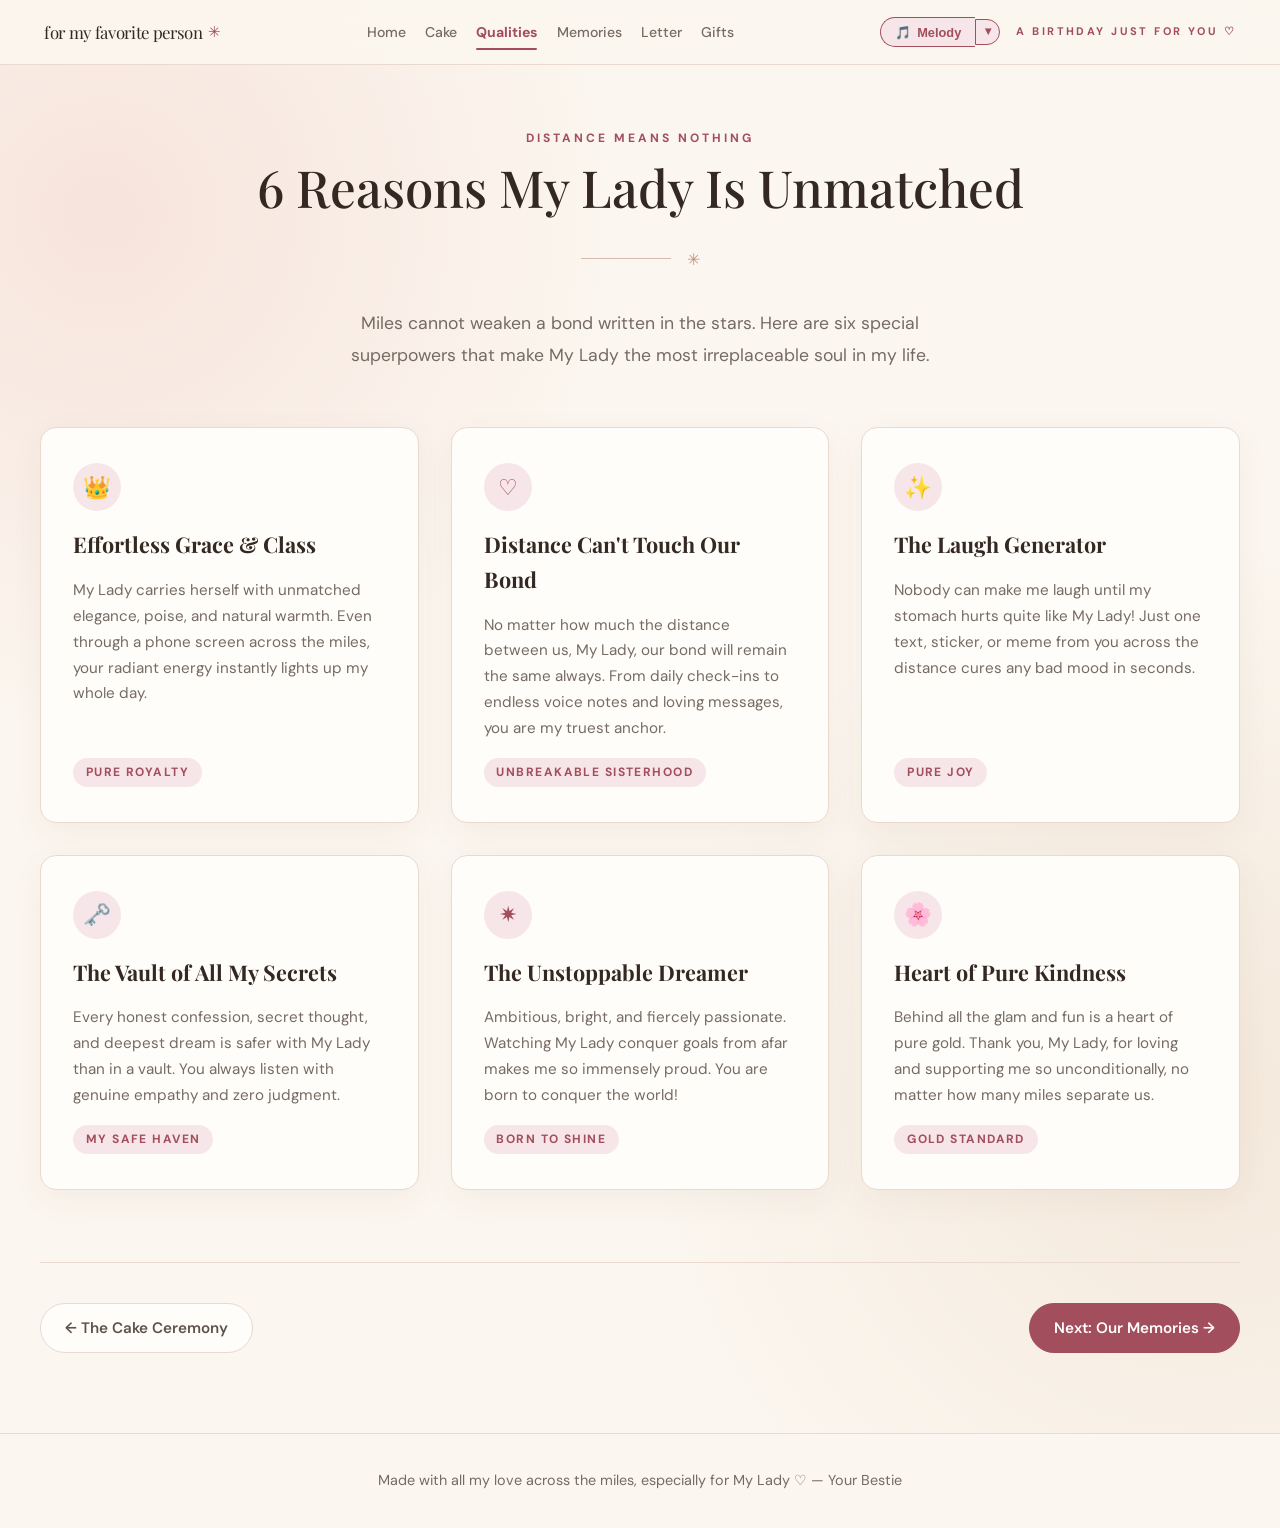
<file: reasons.html>
<!DOCTYPE html>
<html lang="en">
<head>
  <meta charset="UTF-8">
  <meta name="viewport" content="width=device-width, initial-scale=1.0">
  <meta name="view-transition" content="same-origin">
  <title>Why My Lady Is Unmatched 👑 | For My Lady</title>
  <link rel="preconnect" href="https://fonts.googleapis.com">
  <link rel="preconnect" href="https://fonts.gstatic.com" crossorigin>
  <link href="https://fonts.googleapis.com/css2?family=DM+Sans:ital,wght@0,400;0,500;0,600;0,700;1,400&family=Playfair+Display:ital,wght@0,400;0,500;0,600;0,700;1,400;1,600&family=Great+Vibes&display=swap" rel="stylesheet">
  <link rel="stylesheet" href="style.css">
</head>
<body class="page-body">

  <canvas id="confettiCanvas"></canvas>

  <div class="page-shell">
    <!-- Header -->
    <header class="site-header">
      <div class="header-inner">
        <a href="home.html" class="wordmark">
          <span class="display">for my favorite person</span>
          <span class="ornament-inline">✳</span>
        </a>
        
        <nav class="nav-menu">
          <a href="home.html">Home</a>
          <a href="cake.html">Cake</a>
          <a href="reasons.html" class="active">Qualities</a>
          <a href="gallery.html">Memories</a>
          <a href="letter.html">Letter</a>
          <a href="gifts.html">Gifts</a>
        </nav>

        <div class="header-actions">
          <button id="musicToggleBtn" class="btn-music" title="Play Birthday Music" aria-label="Toggle Music">
            <span id="musicIcon">🎵</span>
            <span class="music-label">Melody</span>
            <span class="sound-wave" id="soundWave">
              <span></span><span></span><span></span><span></span>
            </span>
          </button>
          <span class="header-occasion">A birthday just for you ♡</span>
        </div>
      </div>
    </header>

    <main>
      <!-- Page Hero -->
      <section class="page-hero">
        <div class="section-container">
          <span class="section-kicker">DISTANCE MEANS NOTHING</span>
          <h1 class="display section-title">6 Reasons My Lady Is Unmatched</h1>
          <div class="divider-ornament">
            <span class="divider-line"></span>
            <span class="ornament">✳</span>
          </div>
          <p class="section-subtitle">
            Miles cannot weaken a bond written in the stars. Here are six special superpowers that make My Lady the most irreplaceable soul in my life.
          </p>
        </div>
      </section>

      <!-- Qualities Grid -->
      <section class="section-content">
        <div class="section-container">
          <div class="qualities-grid">
            <!-- Card 1 -->
            <article class="quality-card">
              <div class="quality-icon">👑</div>
              <h2 class="display quality-title">Effortless Grace & Class</h2>
              <p class="quality-text">
                My Lady carries herself with unmatched elegance, poise, and natural warmth. Even through a phone screen across the miles, your radiant energy instantly lights up my whole day.
              </p>
              <span class="quality-tag">Pure Royalty</span>
            </article>

            <!-- Card 2 -->
            <article class="quality-card">
              <div class="quality-icon">♡</div>
              <h2 class="display quality-title">Distance Can't Touch Our Bond</h2>
              <p class="quality-text">
                No matter how much the distance between us, My Lady, our bond will remain the same always. From daily check-ins to endless voice notes and loving messages, you are my truest anchor.
              </p>
              <span class="quality-tag">Unbreakable Sisterhood</span>
            </article>

            <!-- Card 3 -->
            <article class="quality-card">
              <div class="quality-icon">✨</div>
              <h2 class="display quality-title">The Laugh Generator</h2>
              <p class="quality-text">
                Nobody can make me laugh until my stomach hurts quite like My Lady! Just one text, sticker, or meme from you across the distance cures any bad mood in seconds.
              </p>
              <span class="quality-tag">Pure Joy</span>
            </article>

            <!-- Card 4 -->
            <article class="quality-card">
              <div class="quality-icon">🗝️</div>
              <h2 class="display quality-title">The Vault of All My Secrets</h2>
              <p class="quality-text">
                Every honest confession, secret thought, and deepest dream is safer with My Lady than in a vault. You always listen with genuine empathy and zero judgment.
              </p>
              <span class="quality-tag">My Safe Haven</span>
            </article>

            <!-- Card 5 -->
            <article class="quality-card">
              <div class="quality-icon">✷</div>
              <h2 class="display quality-title">The Unstoppable Dreamer</h2>
              <p class="quality-text">
                Ambitious, bright, and fiercely passionate. Watching My Lady conquer goals from afar makes me so immensely proud. You are born to conquer the world!
              </p>
              <span class="quality-tag">Born to Shine</span>
            </article>

            <!-- Card 6 -->
            <article class="quality-card">
              <div class="quality-icon">🌸</div>
              <h2 class="display quality-title">Heart of Pure Kindness</h2>
              <p class="quality-text">
                Behind all the glam and fun is a heart of pure gold. Thank you, My Lady, for loving and supporting me so unconditionally, no matter how many miles separate us.
              </p>
              <span class="quality-tag">Gold Standard</span>
            </article>
          </div>

          <!-- Chapter Navigation Bar -->
          <div class="chapter-nav">
            <a href="cake.html" class="btn-chapter-prev">
              ← The Cake Ceremony
            </a>
            <a href="gallery.html" class="btn-chapter-next">
              Next: Our Memories →
            </a>
          </div>
        </div>
      </section>
    </main>

    <!-- Footer -->
    <footer class="site-footer">
      <div class="footer-inner">
        <p class="footer-note">Made with all my love across the miles, especially for My Lady ♡ — Your Bestie</p>
      </div>
    </footer>
  </div>

  <script src="script.js"></script>
</body>
</html>
</file>
<file: style.css>
/* ==========================================================================
   Happy Birthday, My Lady - Multi-Page Editorial Theme
   Palette: Warm Linen, Cream Paper, Vintage Dusty Rose (#a34e5c), Espresso Ink (#342822)
   ========================================================================== */

:root {
  --ink: #342822;
  --muted: #766b63;
  --muted-dark: #5f524b;
  --rose: #a34e5c;
  --rose-hover: #8f3f4c;
  --rose-soft: #f7e6e9;
  --cream: #fbf6ef;
  --cream-paper: #fffdf9;
  --cream-section: #f4e9e2;
  --line: #e9d9cf;
  --line-strong: #d9b9af;
  --ornament-gold: #c29282;
  --sand: #f4e8db;
  --peach: #f7e4dc;

  --font-serif: 'Playfair Display', Georgia, serif;
  --font-sans: 'DM Sans', -apple-system, BlinkMacSystemFont, 'Segoe UI', Roboto, sans-serif;
  --font-hand: 'Great Vibes', cursive;

  --shadow-subtle: 0 10px 35px rgba(103, 58, 49, 0.05);
  --shadow-letter: 0 24px 75px rgba(103, 58, 49, 0.075);
  --shadow-card: 0 16px 45px rgba(84, 53, 44, 0.06);
}

* {
  margin: 0;
  padding: 0;
  box-sizing: border-box;
}

html {
  scroll-behavior: smooth;
  font-family: var(--font-sans);
  background-color: var(--cream);
  color: var(--ink);
  width: 100%;
  max-width: 100vw;
  overflow-x: hidden;
}

body.page-body {
  margin: 0;
  color: var(--ink);
  background-color: var(--cream);
  width: 100%;
  max-width: 100vw;
  overflow-x: hidden;
  line-height: 1.6;
  -webkit-font-smoothing: antialiased;
}

/* ==========================================================================
   Smooth Page Transitions
   ========================================================================== */
@view-transition {
  navigation: auto;
}

::view-transition-old(root) {
  animation: 0.28s ease-out both pageFadeOut;
}

::view-transition-new(root) {
  animation: 0.32s cubic-bezier(0.16, 1, 0.3, 1) both pageFadeIn;
}

@keyframes pageFadeOut {
  from {
    opacity: 1;
    transform: translateY(0);
  }
  to {
    opacity: 0;
    transform: translateY(-8px);
  }
}

@keyframes pageFadeIn {
  from {
    opacity: 0;
    transform: translateY(8px);
  }
  to {
    opacity: 1;
    transform: translateY(0);
  }
}

.page-shell {
  width: 100%;
  min-height: 100vh;
  background-color: var(--cream);
  background-image: radial-gradient(circle at 8% 14%, var(--peach) 0, transparent 29%),
                    radial-gradient(circle at 94% 72%, var(--sand) 0, transparent 34%);
  position: relative;
  display: flex;
  flex-direction: column;
  opacity: 1;
  transform: translateY(0);
  transition: opacity 0.26s cubic-bezier(0.16, 1, 0.3, 1), transform 0.26s cubic-bezier(0.16, 1, 0.3, 1), filter 0.26s ease;
  will-change: opacity, transform;
}

body.page-transitioning .page-shell {
  opacity: 0 !important;
  transform: translateY(-8px) scale(0.995) !important;
  filter: blur(1.5px) !important;
}

body.page-entering .page-shell {
  animation: pageSoftEnter 0.35s cubic-bezier(0.16, 1, 0.3, 1) forwards;
}

@keyframes pageSoftEnter {
  0% {
    opacity: 0;
    transform: translateY(8px);
  }
  100% {
    opacity: 1;
    transform: translateY(0);
  }
}

/* Typography Helpers */
.display {
  font-family: var(--font-serif);
}

.ornament {
  font-family: var(--font-serif);
  color: var(--ornament-gold);
}

.ornament-inline {
  color: var(--rose);
  font-size: 0.9em;
  margin-left: 0.35rem;
}

/* Canvas Confetti */
#confettiCanvas {
  position: fixed;
  inset: 0;
  width: 100vw;
  height: 100vh;
  pointer-events: none;
  z-index: 9999;
}

/* DOM Falling Confetti Pieces */
.confetti-piece {
  position: fixed;
  top: -25px;
  width: 9px;
  height: 15px;
  z-index: 9999;
  pointer-events: none;
  animation: fall var(--duration) linear forwards;
}

@keyframes fall {
  to {
    transform: translate3d(var(--drift), calc(100vh + 60px), 0) rotate(var(--spin));
    opacity: 0;
  }
}

/* ==========================================================================
   Header & Navigation
   ========================================================================== */
.site-header {
  width: 100%;
  position: sticky;
  top: 0;
  z-index: 100;
  background: rgba(251, 246, 239, 0.94);
  backdrop-filter: blur(14px);
  -webkit-backdrop-filter: blur(14px);
  border-bottom: 1px solid var(--line);
}

.header-inner {
  max-width: 1240px;
  margin: 0 auto;
  padding: 1rem 1.5rem;
  display: flex;
  align-items: center;
  justify-content: space-between;
  gap: 1.5rem;
}

.wordmark {
  font-size: 1.05rem;
  color: var(--ink);
  letter-spacing: -0.02em;
  display: flex;
  align-items: center;
  text-decoration: none;
}

.nav-menu {
  display: flex;
  align-items: center;
  gap: 1.2rem;
}

.nav-menu a {
  color: var(--muted);
  text-decoration: none;
  font-size: 0.88rem;
  font-weight: 500;
  transition: all 0.2s ease;
  position: relative;
  padding: 0.3rem 0;
}

.nav-menu a:hover {
  color: var(--rose);
}

.nav-menu a.active {
  color: var(--rose);
  font-weight: 700;
}

.nav-menu a.active::after {
  content: '';
  position: absolute;
  bottom: -2px;
  left: 0;
  right: 0;
  height: 2px;
  background: var(--rose);
  border-radius: 2px;
}

.header-actions {
  display: flex;
  align-items: center;
  gap: 1rem;
}

.header-occasion {
  text-transform: uppercase;
  letter-spacing: 0.22em;
  font-size: 11px;
  font-weight: 700;
  color: var(--rose);
}

.btn-music {
  display: inline-flex;
  align-items: center;
  gap: 0.4rem;
  background: var(--rose-soft);
  color: var(--rose);
  border: 1px solid var(--rose);
  padding: 0.4rem 0.85rem;
  border-radius: 9999px;
  font-size: 0.8rem;
  font-weight: 600;
  cursor: pointer;
  transition: all 0.2s ease;
}

.btn-music:hover {
  background: var(--rose);
  color: #fff;
}

.music-pill-group {
  display: inline-flex;
  align-items: center;
  position: relative;
}

.music-pill-group .btn-music {
  border-radius: 9999px 0 0 9999px;
  border-right: none;
}

.btn-music-menu {
  background: var(--rose-soft);
  color: var(--rose);
  border: 1px solid var(--rose);
  padding: 0.4rem 0.55rem;
  border-radius: 0 9999px 9999px 0;
  font-size: 0.72rem;
  font-weight: 700;
  cursor: pointer;
  transition: all 0.2s ease;
  display: inline-flex;
  align-items: center;
  justify-content: center;
  line-height: 1;
}

.btn-music-menu:hover {
  background: var(--rose);
  color: #fff;
}

/* Melody Popover Drawer */
.melody-popover-overlay {
  position: fixed;
  inset: 0;
  background: rgba(52, 40, 34, 0.45);
  backdrop-filter: blur(4px);
  -webkit-backdrop-filter: blur(4px);
  z-index: 10000;
  display: flex;
  align-items: center;
  justify-content: center;
  opacity: 0;
  pointer-events: none;
  transition: opacity 0.25s ease;
  padding: 1rem;
}

.melody-popover-overlay.visible {
  opacity: 1;
  pointer-events: auto;
}

.melody-popover-card {
  background: var(--cream-paper);
  border: 1px solid var(--line-strong);
  border-radius: 20px;
  max-width: 440px;
  width: 100%;
  padding: 1.8rem 1.6rem;
  box-shadow: 0 20px 50px rgba(84, 53, 44, 0.18);
  transform: translateY(12px) scale(0.97);
  transition: transform 0.25s cubic-bezier(0.16, 1, 0.3, 1);
  position: relative;
}

.melody-popover-overlay.visible .melody-popover-card {
  transform: translateY(0) scale(1);
}

.melody-popover-header {
  display: flex;
  align-items: center;
  justify-content: space-between;
  margin-bottom: 1.25rem;
  padding-bottom: 0.85rem;
  border-bottom: 1px solid var(--line);
}

.melody-popover-title {
  font-size: 1.25rem;
  color: var(--ink);
  font-family: var(--font-serif);
  font-weight: 600;
}

.melody-popover-close {
  background: var(--rose-soft);
  border: none;
  color: var(--rose);
  width: 28px;
  height: 28px;
  border-radius: 50%;
  font-size: 0.85rem;
  cursor: pointer;
  display: flex;
  align-items: center;
  justify-content: center;
  transition: all 0.2s;
}

.melody-popover-close:hover {
  background: var(--rose);
  color: #fff;
}

.melody-track-list {
  display: flex;
  flex-direction: column;
  gap: 0.75rem;
}

.melody-track-card {
  display: flex;
  align-items: center;
  gap: 0.9rem;
  background: #ffffff;
  border: 1px solid var(--line);
  border-radius: 14px;
  padding: 0.9rem 1rem;
  cursor: pointer;
  transition: all 0.2s ease;
  position: relative;
  text-align: left;
}

.melody-track-card:hover {
  border-color: var(--rose);
  transform: translateY(-2px);
  box-shadow: 0 4px 15px rgba(163, 78, 92, 0.1);
}

.melody-track-card.active {
  background: var(--rose-soft);
  border-color: var(--rose);
  box-shadow: 0 4px 12px rgba(163, 78, 92, 0.12);
}

.track-icon {
  font-size: 1.6rem;
  flex-shrink: 0;
}

.track-info {
  flex: 1;
}

.track-title {
  font-size: 0.95rem;
  font-weight: 600;
  color: var(--ink);
  display: flex;
  align-items: center;
  gap: 0.5rem;
  justify-content: space-between;
}

.badge-active {
  font-size: 0.65rem;
  font-weight: 700;
  text-transform: uppercase;
  background: var(--rose);
  color: #fff;
  padding: 0.15rem 0.5rem;
  border-radius: 999px;
  display: none;
}

.melody-track-card.active .badge-active {
  display: inline-block;
}

.track-desc {
  font-size: 0.78rem;
  color: var(--muted);
  margin-top: 0.15rem;
  line-height: 1.35;
}

.sound-wave {
  display: none;
  align-items: flex-end;
  gap: 2px;
  height: 10px;
}

.sound-wave.playing {
  display: flex;
}

.sound-wave span {
  width: 2px;
  background: currentColor;
  border-radius: 1px;
  animation: wavePulse 0.8s infinite ease-in-out;
}

.sound-wave span:nth-child(1) { height: 4px; animation-delay: 0.1s; }
.sound-wave span:nth-child(2) { height: 9px; animation-delay: 0.3s; }
.sound-wave span:nth-child(3) { height: 10px; animation-delay: 0.2s; }
.sound-wave span:nth-child(4) { height: 5px; animation-delay: 0.4s; }

@keyframes wavePulse {
  0%, 100% { transform: scaleY(0.4); }
  50% { transform: scaleY(1.2); }
}

/* ==========================================================================
   Hero Section (Home)
   ========================================================================== */
.hero-section {
  max-width: 1240px;
  margin: 0 auto;
  padding: 4.5rem 1.5rem 5.5rem;
  display: grid;
  grid-template-columns: 1.15fr 0.85fr;
  align-items: center;
  gap: 3.5rem;
  min-height: calc(85vh - 75px);
}

.eyebrow-container {
  display: flex;
  align-items: center;
  gap: 0.8rem;
  margin-bottom: 1.6rem;
}

.eyebrow-line {
  height: 1px;
  width: 36px;
  background-color: var(--rose);
}

.hero-eyebrow {
  text-transform: uppercase;
  letter-spacing: 0.26em;
  font-size: 0.78rem;
  font-weight: 700;
  color: var(--rose);
}

.hero-title {
  font-size: clamp(3rem, 6.5vw, 5.5rem);
  line-height: 1.05;
  letter-spacing: -0.04em;
  color: var(--ink);
  font-weight: 500;
}

.highlight-title {
  color: var(--rose);
  font-style: italic;
  font-weight: 600;
}

.divider-ornament {
  display: flex;
  align-items: center;
  gap: 1rem;
  margin: 1.8rem 0;
}

.divider-line {
  height: 1px;
  width: 90px;
  background-color: var(--line-strong);
}

.hero-description {
  max-width: 480px;
  font-size: 1.12rem;
  line-height: 1.85;
  color: var(--muted);
  margin-bottom: 2rem;
}

.hero-actions {
  display: flex;
  align-items: center;
  gap: 1rem;
  flex-wrap: wrap;
}

.btn-primary {
  background: var(--rose);
  color: #fff;
  text-decoration: none;
  padding: 0.95rem 1.8rem;
  border-radius: 9999px;
  font-weight: 600;
  font-size: 1rem;
  border: none;
  cursor: pointer;
  display: inline-flex;
  align-items: center;
  justify-content: center;
  transition: transform 0.2s ease, background-color 0.2s ease, box-shadow 0.2s ease;
  box-shadow: 0 4px 15px rgba(163, 78, 92, 0.2);
}

.btn-primary:hover:not(:disabled) {
  background: var(--rose-hover);
  transform: translateY(-2px);
  box-shadow: 0 6px 20px rgba(163, 78, 92, 0.3);
}

.btn-primary:disabled {
  opacity: 0.45;
  cursor: not-allowed;
  transform: none;
}

.btn-outline {
  background: var(--cream);
  color: var(--rose);
  text-decoration: none;
  padding: 0.9rem 1.7rem;
  border-radius: 9999px;
  font-weight: 600;
  font-size: 0.98rem;
  border: 1px solid var(--rose);
  cursor: pointer;
  display: inline-flex;
  align-items: center;
  justify-content: center;
  transition: all 0.2s ease;
}

.btn-outline:hover:not(:disabled) {
  background: var(--rose);
  color: #fff;
  transform: translateY(-2px);
}

.btn-outline:disabled {
  opacity: 0.45;
  cursor: not-allowed;
  transform: none;
}

.btn-text {
  background: transparent;
  color: var(--muted);
  border: none;
  font-weight: 600;
  cursor: pointer;
  padding: 0.6rem 1rem;
  font-size: 0.9rem;
  transition: color 0.2s ease;
}

.btn-text:hover {
  color: var(--ink);
}

.hero-stats {
  display: flex;
  gap: 0.8rem;
  margin-top: 2rem;
  flex-wrap: wrap;
}

.stat-pill {
  display: inline-flex;
  align-items: center;
  gap: 0.4rem;
  background: rgba(255, 253, 249, 0.85);
  border: 1px solid var(--line);
  padding: 0.4rem 0.9rem;
  border-radius: 9999px;
  font-size: 0.82rem;
  font-weight: 600;
  color: var(--muted-dark);
}

.stat-icon {
  color: var(--rose);
}

/* Arched Photo Frame */
.photo-frame-container {
  position: relative;
  max-width: 440px;
  margin: 0 auto;
}

.photo-frame {
  position: relative;
  padding: 15px;
  border: 1px solid var(--line-strong);
  border-radius: 220px 220px 12px 12px;
  background: var(--cream);
  box-shadow: var(--shadow-card);
}

.photo-frame::before {
  content: "";
  position: absolute;
  inset: 27px -20px -18px 27px;
  border: 1px solid var(--line-strong);
  border-radius: 220px 220px 12px 12px;
  z-index: 0;
  pointer-events: none;
}

.hero-photo {
  position: relative;
  z-index: 1;
  width: 100%;
  aspect-ratio: 4 / 5;
  object-fit: cover;
  border-radius: 210px 210px 5px 5px;
  display: block;
}

.photo-badge {
  position: absolute;
  bottom: 25px;
  left: 50%;
  transform: translateX(-50%);
  background: rgba(251, 246, 239, 0.95);
  backdrop-filter: blur(8px);
  border: 1px solid var(--line-strong);
  padding: 0.45rem 1.2rem;
  border-radius: 9999px;
  font-family: var(--font-serif);
  font-style: italic;
  font-size: 0.92rem;
  color: var(--rose);
  z-index: 2;
  box-shadow: 0 4px 15px rgba(0, 0, 0, 0.05);
}

.floating-star-ornament {
  position: absolute;
  bottom: -3.5rem;
  left: -0.5rem;
  font-family: var(--font-serif);
  font-size: 4.8rem;
  color: var(--ornament-gold);
  user-select: none;
  pointer-events: none;
}



/* ==========================================================================
   Page Headers for Dedicated Subpages
   ========================================================================== */
.page-hero {
  padding: 4rem 1.5rem 3.5rem;
  text-align: center;
}

.page-hero .section-container {
  display: flex;
  flex-direction: column;
  align-items: center;
}

.section-kicker {
  text-transform: uppercase;
  letter-spacing: 0.25em;
  font-size: 0.75rem;
  font-weight: 700;
  color: var(--rose);
  margin-bottom: 0.6rem;
}

.section-title {
  font-size: clamp(2.2rem, 4.2vw, 3.2rem);
  line-height: 1.15;
  color: var(--ink);
  font-weight: 500;
}

.section-subtitle {
  font-size: 1.1rem;
  color: var(--muted);
  line-height: 1.8;
  max-width: 620px;
  margin-top: 0.5rem;
}

.section-content {
  padding: 0 1.5rem 5rem;
}

.section-container {
  max-width: 1200px;
  margin: 0 auto;
}

.max-w-letter {
  max-width: 780px;
}

/* ==========================================================================
   Page Walkthrough Navigation Bar (Prev / Next Chapters)
   ========================================================================== */
.chapter-nav {
  margin-top: 4.5rem;
  padding-top: 2.5rem;
  border-top: 1px solid var(--line);
  display: flex;
  align-items: center;
  justify-content: space-between;
  gap: 1rem;
  flex-wrap: wrap;
}

.btn-chapter-prev,
.btn-chapter-next {
  display: inline-flex;
  align-items: center;
  gap: 0.5rem;
  text-decoration: none;
  font-size: 0.95rem;
  font-weight: 600;
  padding: 0.75rem 1.5rem;
  border-radius: 9999px;
  transition: all 0.2s ease;
}

.btn-chapter-prev {
  color: var(--muted-dark);
  background: var(--cream-paper);
  border: 1px solid var(--line);
}

.btn-chapter-prev:hover {
  border-color: var(--rose);
  color: var(--rose);
  transform: translateX(-3px);
}

.btn-chapter-next {
  color: #fff;
  background: var(--rose);
  border: 1px solid var(--rose);
  margin-left: auto;
}

.btn-chapter-next:hover {
  background: var(--rose-hover);
  transform: translateX(3px);
  box-shadow: 0 4px 15px rgba(163, 78, 92, 0.25);
}

/* ==========================================================================
   Cake Ceremony Layout
   ========================================================================== */
.cake-card {
  background: var(--cream-paper);
  border: 1px solid var(--line);
  border-radius: 20px;
  padding: 3rem 2.5rem;
  box-shadow: var(--shadow-card);
  display: grid;
  grid-template-columns: 1fr 1fr;
  align-items: center;
  gap: 3.5rem;
}

.cake-display {
  position: relative;
  display: flex;
  flex-direction: column;
  align-items: center;
  justify-content: flex-end;
  height: 360px;
}

.cake-plate {
  position: relative;
  display: flex;
  flex-direction: column;
  align-items: center;
  width: 300px;
  transition: transform 0.6s cubic-bezier(0.16, 1, 0.3, 1);
}

.cake-plate.cake-is-cut {
  transform: translateX(-42px);
}

@media (max-width: 640px) {
  .cake-plate.cake-is-cut {
    transform: translateX(-30px);
  }
}

.cake-plate::after {
  content: '';
  position: absolute;
  bottom: -15px;
  width: 320px;
  height: 25px;
  background: radial-gradient(ellipse at center, rgba(163, 78, 92, 0.25) 0%, rgba(103, 58, 49, 0.08) 60%, transparent 80%);
  border-radius: 50%;
  z-index: 1;
}

.cake-tier {
  position: relative;
  border-radius: 8px 8px 6px 6px;
  box-shadow: inset 0 2px 4px rgba(255, 255, 255, 0.5), 0 6px 15px rgba(103, 58, 49, 0.12);
  transition: clip-path 0.5s cubic-bezier(0.16, 1, 0.3, 1), transform 0.4s ease;
}

.cake-plate.cake-is-cut .tier-top {
  clip-path: polygon(0% 0%, 78% 0%, 74% 100%, 0% 100%);
}

.cake-plate.cake-is-cut .tier-middle {
  clip-path: polygon(0% 0%, 80% 0%, 76% 100%, 0% 100%);
}

.cake-plate.cake-is-cut .tier-bottom {
  clip-path: polygon(0% 0%, 81% 0%, 77% 100%, 0% 100%);
}

/* Beautiful sliced interior cross-section showing cream, sponge and fruit layers */
.cake-plate.cake-is-cut::before {
  content: '';
  position: absolute;
  top: 15px;
  right: 48px;
  width: 22px;
  height: 225px;
  background: repeating-linear-gradient(
    180deg,
    #fffdf9 0px,
    #fffdf9 7px,
    #eed4c4 7px,
    #eed4c4 16px,
    #a34e5c 16px,
    #a34e5c 23px,
    #fffdf9 23px,
    #fffdf9 30px
  );
  border-left: 2px solid rgba(163, 78, 92, 0.8);
  box-shadow: inset 3px 0 6px rgba(70, 30, 20, 0.4);
  border-radius: 3px;
  z-index: 6;
  animation: cutWedgeReveal 0.45s ease-out forwards;
}

@keyframes cutWedgeReveal {
  from {
    opacity: 0;
    transform: scaleY(0);
  }
  to {
    opacity: 1;
    transform: scaleY(1);
  }
}

.tier-top {
  width: 135px;
  height: 80px;
  background: linear-gradient(180deg, #f7d6dc 0%, #e8a7b3 100%);
  z-index: 5;
  display: flex;
  flex-direction: column;
  align-items: center;
  justify-content: flex-end;
  padding-bottom: 8px;
}

.tier-frosting {
  font-family: var(--font-hand);
  font-size: 1.4rem;
  color: #fff;
  text-shadow: 0 1px 3px rgba(103, 58, 49, 0.3);
}

.icing-dripping {
  position: absolute;
  top: 0;
  left: 0;
  right: 0;
  height: 16px;
  background: #fffdf9;
  border-radius: 8px 8px 12px 12px;
  box-shadow: 0 2px 4px rgba(103, 58, 49, 0.08);
}

.tier-middle {
  width: 200px;
  height: 75px;
  background: linear-gradient(180deg, #fceddb 0%, #f1cfb3 100%);
  z-index: 4;
  margin-top: -6px;
  display: flex;
  align-items: center;
  justify-content: center;
}

.cream-pearls {
  display: flex;
  gap: 16px;
}

.cream-pearls span {
  width: 12px;
  height: 12px;
  background: #fffdf9;
  border-radius: 50%;
  box-shadow: 0 2px 4px rgba(103, 58, 49, 0.15);
}

.tier-bottom {
  width: 265px;
  height: 90px;
  background: linear-gradient(180deg, #d9a291 0%, #a34e5c 100%);
  z-index: 3;
  margin-top: -6px;
  display: flex;
  align-items: center;
  justify-content: center;
  border-radius: 8px 8px 14px 14px;
}

.gold-ribbon {
  background: rgba(251, 246, 239, 0.85);
  width: 100%;
  padding: 5px 0;
  text-align: center;
  box-shadow: 0 2px 5px rgba(0,0,0,0.06);
}

.gold-ribbon span {
  font-family: var(--font-serif);
  font-size: 0.88rem;
  color: var(--rose);
  font-weight: 600;
  letter-spacing: 0.5px;
}

/* Candles */
.candles-row {
  position: absolute;
  top: -44px;
  display: flex;
  justify-content: center;
  gap: 20px;
  width: 100%;
}

.candle {
  position: relative;
  display: flex;
  flex-direction: column;
  align-items: center;
  cursor: pointer;
  transition: transform 0.2s;
}

.candle:hover {
  transform: scale(1.1);
}

.flame {
  width: 14px;
  height: 22px;
  background: radial-gradient(ellipse at bottom, #fff 0%, #ffdf79 30%, #e06045 80%);
  border-radius: 50% 50% 20% 20% / 60% 60% 40% 40%;
  box-shadow: 0 0 14px #ffdf79, 0 0 24px #e06045;
  animation: flameFlicker 0.4s infinite alternate ease-in-out;
  transform-origin: bottom center;
  transition: opacity 0.3s ease, transform 0.3s ease;
  position: relative;
  z-index: 2;
}

@keyframes flameFlicker {
  0% { transform: scale(1) rotate(-2deg); opacity: 0.95; }
  100% { transform: scale(1.15) rotate(3deg); opacity: 1; }
}

/* Extinguished flame state: forcefully stop animation, hide glow and flame */
.candle.blown-out .flame {
  animation: none !important;
  opacity: 0 !important;
  visibility: hidden !important;
  transform: scale(0) translateY(-6px) !important;
  box-shadow: none !important;
  pointer-events: none !important;
}

/* Smoke effect that drifts upward when blown out */
.candle .smoke {
  position: absolute;
  top: -6px;
  left: 50%;
  transform: translateX(-50%);
  width: 9px;
  height: 9px;
  border-radius: 50%;
  background: rgba(160, 150, 140, 0.7);
  opacity: 0;
  pointer-events: none;
  filter: blur(2px);
  z-index: 5;
}

.candle.blown-out .smoke {
  animation: smokeRise 1.5s ease-out forwards;
}

@keyframes smokeRise {
  0% {
    opacity: 0.85;
    transform: translateX(-50%) translateY(0) scale(1);
  }
  40% {
    opacity: 0.6;
    transform: translateX(-65%) translateY(-22px) scale(2.2);
  }
  100% {
    opacity: 0;
    transform: translateX(-40%) translateY(-50px) scale(3.8);
  }
}

.wick {
  width: 2px;
  height: 5px;
  background: #342822;
}

.wax {
  width: 9px;
  height: 26px;
  background: repeating-linear-gradient(45deg, #fffdf9, #fffdf9 4px, #a34e5c 4px, #a34e5c 8px);
  border-radius: 3px;
}

.knife-element {
  position: absolute;
  top: 0px;
  right: 50px;
  font-size: 3.4rem;
  opacity: 0;
  transform: rotate(-45deg) scale(0.9);
  pointer-events: none;
  z-index: 30;
}

.knife-element.cutting {
  animation: knifeSliceThrough 0.85s cubic-bezier(0.25, 1, 0.5, 1) forwards;
}

@keyframes knifeSliceThrough {
  0% {
    opacity: 0;
    top: -30px;
    right: 20px;
    transform: rotate(-60deg) scale(0.9);
  }
  25% {
    opacity: 1;
    top: 35px;
    right: 55px;
    transform: rotate(-35deg) scale(1.15);
  }
  60% {
    opacity: 1;
    top: 130px;
    right: 70px;
    transform: rotate(5deg) scale(1.25);
  }
  85% {
    opacity: 1;
    top: 215px;
    right: 80px;
    transform: rotate(20deg) scale(1.15);
  }
  100% {
    opacity: 0;
    top: 245px;
    right: 90px;
    transform: rotate(35deg) scale(0.8);
  }
}

/* Real 3D Served Cake Slice on Dessert Saucer */
.served-slice {
  position: absolute;
  bottom: 8px;
  right: 0px;
  display: flex;
  flex-direction: column;
  align-items: center;
  opacity: 0;
  transform: translateX(-40px) scale(0.3);
  pointer-events: none;
  transition: all 0.75s cubic-bezier(0.175, 0.885, 0.32, 1.275);
  z-index: 25;
}

.cake-display.cake-is-cut .served-slice {
  opacity: 1;
  transform: translateX(0) scale(1);
  pointer-events: auto;
}

.slice-3d {
  position: relative;
  width: 78px;
  display: flex;
  flex-direction: column;
  align-items: center;
  filter: drop-shadow(0 10px 18px rgba(103, 58, 49, 0.22));
  animation: floatSlice 3s infinite ease-in-out;
}

@keyframes floatSlice {
  0%, 100% { transform: translateY(0); }
  50% { transform: translateY(-4px); }
}

.slice-strawberry {
  font-size: 1.6rem;
  margin-bottom: -6px;
  z-index: 5;
  filter: drop-shadow(0 2px 4px rgba(0, 0, 0, 0.2));
}

.slice-layer {
  width: 100%;
  border-radius: 4px;
}

.slice-layer.layer-top {
  height: 24px;
  width: 54px;
  background: linear-gradient(180deg, #f7d6dc 0%, #e8a7b3 100%);
  border-bottom: 2px solid #fffdf9;
}

.slice-layer.layer-mid {
  height: 26px;
  width: 66px;
  background: linear-gradient(180deg, #fceddb 0%, #f1cfb3 100%);
  border-bottom: 2px solid #fffdf9;
}

.slice-layer.layer-bot {
  height: 28px;
  width: 78px;
  background: linear-gradient(180deg, #d9a291 0%, #a34e5c 100%);
  border-radius: 2px 2px 6px 6px;
}

.slice-saucer {
  width: 118px;
  height: 20px;
  background: radial-gradient(ellipse at center, #fffdf9 0%, #f4e4d5 70%, #d8b79d 100%);
  border-radius: 50%;
  border: 1px solid var(--ornament-gold);
  margin-top: -6px;
  box-shadow: 0 6px 16px rgba(103, 58, 49, 0.2);
  display: flex;
  justify-content: flex-end;
  align-items: center;
  padding-right: 10px;
}

.fork-icon {
  font-size: 1.05rem;
  transform: rotate(30deg);
  filter: drop-shadow(0 1px 2px rgba(0,0,0,0.2));
}

.slice-note-card {
  margin-top: 0.65rem;
  background: var(--cream-paper);
  border: 1px solid var(--rose);
  border-radius: 999px;
  padding: 0.4rem 1rem;
  box-shadow: 0 6px 20px rgba(163, 78, 92, 0.18);
  display: flex;
  flex-direction: column;
  align-items: center;
  text-align: center;
  white-space: nowrap;
}

.slice-title {
  font-size: 0.86rem;
  font-family: var(--font-serif);
  font-weight: 700;
  color: var(--rose);
}

.slice-sub {
  font-size: 0.7rem;
  color: var(--muted);
  font-style: italic;
}

.cake-controls {
  display: flex;
  flex-direction: column;
  gap: 1.6rem;
}

.status-banner {
  background: var(--rose-soft);
  border: 1px dashed var(--rose);
  border-radius: 12px;
  padding: 1.2rem;
  color: var(--rose);
  font-weight: 600;
  font-size: 1rem;
  text-align: center;
  transition: all 0.3s ease;
}

.blow-meter-wrap {
  display: flex;
  align-items: center;
  gap: 0.75rem;
  background: var(--cream-paper);
  border: 1px solid var(--line-strong);
  border-radius: 999px;
  padding: 0.45rem 1rem;
  box-shadow: 0 4px 12px rgba(84, 53, 44, 0.05);
  animation: fadeIn 0.3s ease;
  width: 100%;
  max-width: 380px;
}

.blow-meter-label {
  font-size: 0.82rem;
  font-weight: 600;
  color: var(--rose);
  white-space: nowrap;
}

.blow-meter-track {
  flex: 1;
  height: 10px;
  background: var(--rose-soft);
  border-radius: 999px;
  overflow: hidden;
  position: relative;
}

.blow-meter-bar {
  height: 100%;
  width: 0%;
  background: linear-gradient(90deg, #d9828f, var(--rose));
  border-radius: 999px;
  transition: width 0.08s ease-out;
}

.cake-btn-row {
  display: flex;
  align-items: center;
  gap: 0.85rem;
  flex-wrap: wrap;
}

.btn-mic-blow {
  background: linear-gradient(135deg, var(--rose), #7e2d3b);
  color: #fff;
  border: 1px solid rgba(255, 255, 255, 0.2);
  box-shadow: 0 8px 20px rgba(163, 78, 92, 0.35);
  transition: all 0.3s cubic-bezier(0.16, 1, 0.3, 1);
  display: inline-flex;
  align-items: center;
  gap: 0.5rem;
}

.btn-mic-blow:hover:not(:disabled) {
  background: linear-gradient(135deg, #b54759, #8f3342);
  transform: translateY(-2px);
  box-shadow: 0 12px 25px rgba(163, 78, 92, 0.45);
}

.btn-mic-blow.listening {
  background: linear-gradient(135deg, #c0392b, #e74c3c) !important;
  color: #fff !important;
  animation: micPulse 1.1s infinite alternate ease-in-out;
  box-shadow: 0 0 20px rgba(231, 76, 60, 0.6) !important;
}

@keyframes micPulse {
  0% {
    transform: scale(1);
    box-shadow: 0 0 10px rgba(231, 76, 60, 0.4);
  }
  100% {
    transform: scale(1.04);
    box-shadow: 0 0 26px rgba(231, 76, 60, 0.8);
  }
}

.melody-box {
  background: var(--cream);
  border: 1px solid var(--line);
  border-radius: 12px;
  padding: 1.2rem 1.4rem;
  display: flex;
  align-items: center;
  justify-content: space-between;
  gap: 1rem;
}

.melody-text-wrap {
  display: flex;
  align-items: center;
  gap: 0.8rem;
}

.melody-title {
  font-size: 1.05rem;
  color: var(--ink);
}

.melody-sub {
  font-size: 0.82rem;
  color: var(--muted);
}

.btn-pill-small {
  background: var(--cream-paper);
  color: var(--rose);
  border: 1px solid var(--rose);
  padding: 0.45rem 1rem;
  border-radius: 9999px;
  font-weight: 600;
  font-size: 0.85rem;
  cursor: pointer;
  white-space: nowrap;
  transition: all 0.2s ease;
}

.btn-pill-small:hover {
  background: var(--rose);
  color: #fff;
}

/* ==========================================================================
   Qualities Grid
   ========================================================================== */
.qualities-grid {
  display: grid;
  grid-template-columns: repeat(auto-fit, minmax(320px, 1fr));
  gap: 2rem;
}

.quality-card {
  background: var(--cream-paper);
  border: 1px solid var(--line);
  border-radius: 16px;
  padding: 2.2rem 2rem;
  display: flex;
  flex-direction: column;
  gap: 1rem;
  box-shadow: var(--shadow-subtle);
  transition: transform 0.3s ease, box-shadow 0.3s ease, border-color 0.3s ease;
}

.quality-card:hover {
  transform: translateY(-5px);
  border-color: var(--line-strong);
  box-shadow: var(--shadow-card);
}

.quality-icon {
  width: 48px;
  height: 48px;
  border-radius: 50%;
  background: var(--rose-soft);
  color: var(--rose);
  display: flex;
  align-items: center;
  justify-content: center;
  font-size: 1.4rem;
}

.quality-title {
  font-size: 1.35rem;
  color: var(--ink);
}

.quality-text {
  color: var(--muted);
  font-size: 0.95rem;
  line-height: 1.7;
  flex-grow: 1;
}

.quality-tag {
  align-self: flex-start;
  font-size: 0.75rem;
  font-weight: 700;
  text-transform: uppercase;
  letter-spacing: 0.12em;
  color: var(--rose);
  background: var(--rose-soft);
  padding: 0.3rem 0.8rem;
  border-radius: 9999px;
}

/* ==========================================================================
   Gallery & Polaroids
   ========================================================================== */
.gallery-upload-box {
  display: flex;
  flex-direction: column;
  align-items: center;
  gap: 0.5rem;
  margin-bottom: 3rem;
}

.btn-outline-upload {
  background: var(--cream-paper);
  border: 1px dashed var(--rose);
  color: var(--rose);
  padding: 0.75rem 1.6rem;
  border-radius: 9999px;
  font-weight: 600;
  font-size: 0.95rem;
  cursor: pointer;
  transition: all 0.2s ease;
  display: inline-flex;
  align-items: center;
  gap: 0.5rem;
}

.btn-outline-upload:hover {
  background: var(--rose-soft);
  transform: translateY(-2px);
}

.upload-note {
  font-size: 0.85rem;
  color: var(--muted);
}

.polaroid-grid {
  display: grid;
  grid-template-columns: repeat(auto-fit, minmax(250px, 1fr));
  gap: 2.5rem 2rem;
}

.polaroid-card {
  background: #ffffff;
  color: var(--ink);
  padding: 12px 12px 20px;
  border: 1px solid var(--line);
  border-radius: 4px;
  box-shadow: 0 12px 30px rgba(103, 58, 49, 0.08);
  transition: all 0.35s ease;
  position: relative;
  cursor: pointer;
}

.polaroid-card.tilt-left { transform: rotate(-2deg); }
.polaroid-card.tilt-right { transform: rotate(2deg); }

.polaroid-card:hover {
  transform: rotate(0deg) scale(1.03) translateY(-6px);
  box-shadow: var(--shadow-card);
  border-color: var(--line-strong);
  z-index: 5;
}

.tape-strip {
  position: absolute;
  top: -12px;
  left: 50%;
  transform: translateX(-50%);
  width: 75px;
  height: 22px;
  background: rgba(233, 217, 207, 0.75);
  backdrop-filter: blur(2px);
  border-left: 2px dashed rgba(200, 180, 160, 0.5);
  border-right: 2px dashed rgba(200, 180, 160, 0.5);
  z-index: 2;
}

.polaroid-img-wrapper {
  width: 100%;
  aspect-ratio: 1/1;
  overflow: hidden;
  background: #f4eae4;
}

.polaroid-img-wrapper img {
  width: 100%;
  height: 100%;
  object-fit: cover;
  display: block;
}

.polaroid-placeholder {
  width: 100%;
  height: 100%;
  display: flex;
  flex-direction: column;
  align-items: center;
  justify-content: center;
  padding: 1rem;
  text-align: center;
  gap: 0.6rem;
}

.bg-blush-rose { background: linear-gradient(135deg, #fcecee 0%, #fad4dc 100%); }
.bg-warm-sand  { background: linear-gradient(135deg, #faece1 0%, #f4d6c4 100%); }
.bg-soft-terracotta { background: linear-gradient(135deg, #f7e6e3 0%, #edd1c9 100%); }
.bg-linen-gold { background: linear-gradient(135deg, #fdf8ee 0%, #faeccf 100%); }

.placeholder-emoji { font-size: 2.8rem; }
.placeholder-text {
  font-family: var(--font-serif);
  font-size: 0.92rem;
  font-weight: 600;
  color: var(--ink);
}

.polaroid-caption {
  margin-top: 14px;
  text-align: center;
}

.caption-text {
  font-family: var(--font-hand);
  font-size: 1.45rem;
  color: var(--ink);
}

.caption-author {
  display: block;
  font-size: 0.72rem;
  color: var(--muted);
  margin-top: 3px;
  font-weight: 600;
}

/* ==========================================================================
   Video Memories Reel
   ========================================================================== */
.video-memories-section {
  margin-top: 4.5rem;
  padding-top: 3.5rem;
  border-top: 1px solid var(--line);
}

.video-section-header {
  display: flex;
  align-items: center;
  justify-content: center;
  gap: 1rem;
  margin-bottom: 0.5rem;
}

.video-section-title {
  font-size: clamp(1.8rem, 4vw, 2.4rem);
  color: var(--ink);
  text-align: center;
}

.video-section-desc {
  text-align: center;
  color: var(--muted);
  font-size: 1rem;
  max-width: 600px;
  margin: 0 auto 2.5rem;
  font-style: italic;
}

.video-grid {
  display: grid;
  grid-template-columns: repeat(auto-fit, minmax(280px, 1fr));
  gap: 2rem;
}

.video-card {
  background: var(--cream-paper);
  border: 1px solid var(--line);
  border-radius: 16px;
  overflow: hidden;
  box-shadow: 0 10px 30px rgba(103, 58, 49, 0.08);
  transition: transform 0.3s ease, box-shadow 0.3s ease, border-color 0.3s ease;
  display: flex;
  flex-direction: column;
}

.video-card:hover {
  transform: translateY(-5px);
  box-shadow: 0 16px 38px rgba(103, 58, 49, 0.14);
  border-color: var(--line-strong);
}

.video-wrapper {
  width: 100%;
  aspect-ratio: 9/16;
  max-height: 480px;
  background: #000;
  position: relative;
  overflow: hidden;
}

.video-wrapper video {
  width: 100%;
  height: 100%;
  object-fit: cover;
  display: block;
}

.video-caption {
  padding: 1.25rem 1.4rem;
  background: var(--cream-paper);
}

.video-title {
  font-size: 1.15rem;
  color: var(--ink);
  margin-bottom: 0.35rem;
}

.video-note {
  font-size: 0.88rem;
  font-style: italic;
  color: var(--muted);
}

/* ==========================================================================
   Editorial Letter Card
   ========================================================================== */
.letter-card {
  background: var(--cream-paper);
  border: 1px solid #eadbd2;
  box-shadow: var(--shadow-letter);
  padding: 3rem 2rem;
}

@media (min-width: 640px) { .letter-card { padding: 4rem 3.5rem; } }
@media (min-width: 768px) { .letter-card { padding: 5rem 5rem; } }

.letter-kicker {
  text-transform: uppercase;
  letter-spacing: 0.27em;
  font-size: 12px;
  font-weight: 700;
  color: var(--rose);
  margin-bottom: 2rem;
}

.letter-title {
  font-size: clamp(2rem, 3.5vw, 2.6rem);
  line-height: 1.15;
  color: var(--ink);
  font-weight: 400;
  margin-bottom: 1.5rem;
}

.letter-divider {
  margin-bottom: 2rem;
}

.letter-body {
  font-size: 1rem;
  line-height: 2;
  color: var(--muted-dark);
}

.letter-p {
  margin-bottom: 1.5rem;
}

.letter-signature {
  font-style: italic;
  font-size: 1.35rem;
  color: var(--rose);
  margin-top: 2.5rem;
  line-height: 1.6;
}

/* ==========================================================================
   Gift Box & Passes
   ========================================================================== */
.gift-box-area {
  display: flex;
  flex-direction: column;
  align-items: center;
  gap: 3rem;
}

.gift-box-wrapper {
  display: flex;
  flex-direction: column;
  align-items: center;
  cursor: pointer;
  outline: none;
}

.gift-box {
  position: relative;
  width: 160px;
  height: 160px;
  transition: transform 0.3s cubic-bezier(0.175, 0.885, 0.32, 1.275);
}

.gift-box:hover {
  transform: scale(1.06) rotate(1deg);
}

.box-lid {
  position: absolute;
  top: 0;
  left: -5px;
  width: 170px;
  height: 40px;
  background: linear-gradient(135deg, #a34e5c 0%, #8f3f4c 100%);
  border-radius: 6px;
  box-shadow: 0 4px 15px rgba(103, 58, 49, 0.2);
  z-index: 3;
  transition: transform 0.6s cubic-bezier(0.175, 0.885, 0.32, 1.275);
}

.ribbon-bow {
  position: absolute;
  top: -26px;
  left: 50%;
  transform: translateX(-50%);
  font-size: 2.4rem;
}

.box-body {
  position: absolute;
  bottom: 0;
  left: 0;
  width: 160px;
  height: 125px;
  background: linear-gradient(135deg, #c26978 0%, #a34e5c 100%);
  border-radius: 4px 4px 10px 10px;
  box-shadow: 0 12px 30px rgba(103, 58, 49, 0.25);
  display: flex;
  align-items: center;
  justify-content: center;
  overflow: hidden;
}

.ribbon-v {
  position: absolute;
  top: 0;
  bottom: 0;
  left: 50%;
  transform: translateX(-50%);
  width: 24px;
  background: #fceddb;
}

.ribbon-h {
  position: absolute;
  top: 50%;
  left: 0;
  right: 0;
  transform: translateY(-50%);
  height: 24px;
  background: #fceddb;
}

.gift-tag {
  position: relative;
  z-index: 2;
  background: var(--cream-paper);
  color: var(--rose);
  font-family: var(--font-serif);
  font-size: 0.82rem;
  font-weight: 600;
  padding: 0.3rem 0.8rem;
  border-radius: 9999px;
  border: 1px solid var(--rose);
}

.gift-box.opened .box-lid {
  transform: translateY(-55px) rotate(-12deg);
}

.tap-hint {
  margin-top: 1.2rem;
  font-size: 0.95rem;
  font-weight: 600;
  color: var(--rose);
}

.coupons-container {
  width: 100%;
  display: none;
  animation: fadeInRise 0.6s ease forwards;
}

.coupons-container.visible {
  display: block;
}

.coupons-header {
  text-align: center;
  margin-bottom: 2rem;
}

.coupons-heading {
  font-size: 1.6rem;
  color: var(--ink);
  margin-top: 0.4rem;
}

.coupons-grid {
  display: grid;
  grid-template-columns: repeat(auto-fit, minmax(260px, 1fr));
  gap: 1.5rem;
}

.coupon-card {
  background: var(--cream-paper);
  border: 1px dashed var(--line-strong);
  border-radius: 12px;
  padding: 1.8rem 1.5rem;
  position: relative;
  box-shadow: var(--shadow-subtle);
  transition: all 0.3s ease;
}

.coupon-card:hover {
  transform: translateY(-4px);
  border-color: var(--rose);
  box-shadow: var(--shadow-card);
}

.coupon-tag {
  position: absolute;
  top: 14px;
  right: 14px;
  font-size: 0.7rem;
  font-weight: 700;
  letter-spacing: 0.1em;
  background: var(--rose-soft);
  color: var(--rose);
  padding: 0.2rem 0.6rem;
  border-radius: 9999px;
}

.coupon-icon {
  font-size: 2rem;
  margin-bottom: 0.8rem;
}

.coupon-title {
  font-size: 1.18rem;
  color: var(--ink);
  margin-bottom: 0.5rem;
}

.coupon-desc {
  font-size: 0.9rem;
  color: var(--muted);
  line-height: 1.6;
  margin-bottom: 1rem;
}

.coupon-status {
  font-size: 0.8rem;
  font-weight: 600;
  color: var(--rose);
}

@keyframes fadeInRise {
  from { opacity: 0; transform: translateY(20px); }
  to { opacity: 1; transform: translateY(0); }
}

/* ==========================================================================
   Wishing Wall
   ========================================================================== */
.wish-form-wrapper {
  background: var(--cream-paper);
  border: 1px solid var(--line);
  border-radius: 16px;
  padding: 2rem;
  max-width: 680px;
  margin: 0 auto 3.5rem;
  box-shadow: var(--shadow-subtle);
}

.wish-form {
  display: flex;
  flex-direction: column;
  gap: 1.2rem;
}

.form-grid {
  display: grid;
  grid-template-columns: 2fr 1fr;
  gap: 1rem;
}

.form-field {
  display: flex;
  flex-direction: column;
  gap: 0.4rem;
}

.form-field label {
  font-size: 0.85rem;
  font-weight: 600;
  color: var(--muted);
}

.form-field input,
.form-field select,
.form-field textarea {
  background: #ffffff;
  border: 1px solid var(--line);
  border-radius: 8px;
  padding: 0.75rem 1rem;
  color: var(--ink);
  font-family: var(--font-sans);
  font-size: 0.95rem;
  outline: none;
  transition: border-color 0.2s ease, box-shadow 0.2s ease;
}

.form-field input:focus,
.form-field select:focus,
.form-field textarea:focus {
  border-color: var(--rose);
  box-shadow: 0 0 0 3px rgba(163, 78, 92, 0.12);
}

.form-submit-btn {
  margin-top: 0.4rem;
}

.wall-board {
  display: grid;
  grid-template-columns: repeat(auto-fill, minmax(280px, 1fr));
  gap: 1.8rem;
}

.wish-note {
  position: relative;
  padding: 1.8rem 1.5rem 1.4rem;
  border-radius: 4px;
  box-shadow: 0 10px 25px rgba(103, 58, 49, 0.08);
  border: 1px solid var(--line);
  display: flex;
  flex-direction: column;
  transition: transform 0.25s ease, box-shadow 0.25s ease;
}

.wish-note:hover {
  transform: scale(1.03) translateY(-4px);
  box-shadow: var(--shadow-card);
  z-index: 5;
}

.note-pin {
  position: absolute;
  top: -8px;
  left: 50%;
  transform: translateX(-50%);
  width: 14px;
  height: 14px;
  border-radius: 50%;
  background: var(--rose);
  box-shadow: 0 2px 4px rgba(103, 58, 49, 0.25);
}

.note-header {
  display: flex;
  justify-content: space-between;
  align-items: center;
  margin-bottom: 0.8rem;
}

.note-author {
  font-family: var(--font-serif);
  font-size: 0.95rem;
  font-weight: 600;
  color: var(--ink);
}

.note-emoji {
  font-size: 1.25rem;
}

.note-message {
  font-family: var(--font-hand);
  font-size: 1.45rem;
  line-height: 1.35;
  color: var(--ink);
  flex-grow: 1;
}

.note-date {
  font-size: 0.75rem;
  color: var(--muted);
  text-align: right;
  margin-top: 0.8rem;
  font-weight: 600;
}

.note-paper-1 { background: #fffdf9; transform: rotate(-1.5deg); }
.note-paper-2 { background: #fbf0ec; transform: rotate(1.8deg); }
.note-paper-3 { background: #f9e9ec; transform: rotate(-2deg); }
.note-paper-4 { background: #fdf5e8; transform: rotate(1.2deg); }
.note-paper-5 { background: #f5ede6; transform: rotate(-1deg); }

/* ==========================================================================
   Closing Wish Banner
   ========================================================================== */
.closing-banner {
  background: var(--cream);
  text-align: center;
  padding: 4.5rem 1.5rem 5.5rem;
  border-top: 1px solid var(--line);
}

.closing-title {
  font-size: clamp(2rem, 3.5vw, 2.5rem);
  color: var(--ink);
  margin-top: 1.2rem;
  margin-bottom: 1.2rem;
  font-weight: 400;
}

.closing-desc {
  max-width: 520px;
  margin: 0 auto 2rem;
  color: var(--muted);
  font-size: 1.05rem;
  line-height: 1.8;
}

.btn-wish-big {
  padding: 1rem 2rem;
  font-size: 1.05rem;
}

/* ==========================================================================
   Footer
   ========================================================================== */
.site-footer {
  width: 100%;
  border-top: 1px solid var(--line);
  background: var(--cream);
  padding: 2.2rem 1.5rem;
  text-align: center;
  margin-top: auto;
}

.footer-inner {
  max-width: 1240px;
  margin: 0 auto;
}

.footer-note {
  font-size: 0.9rem;
  color: var(--muted);
}

/* ==========================================================================
   Lightbox Dialog
   ========================================================================== */
.lightbox-dialog {
  border: none;
  background: transparent;
  padding: 0;
  margin: auto;
  max-width: 90vw;
  max-height: 90vh;
}

.lightbox-dialog::backdrop {
  background: rgba(52, 40, 34, 0.7);
  backdrop-filter: blur(8px);
}

.dialog-content {
  position: relative;
  background: var(--cream-paper);
  border: 1px solid var(--line-strong);
  border-radius: 16px;
  padding: 1.8rem;
  box-shadow: var(--shadow-card);
  max-width: 520px;
}

.dialog-close {
  position: absolute;
  top: 12px;
  right: 14px;
  background: var(--rose-soft);
  border: none;
  color: var(--rose);
  width: 32px;
  height: 32px;
  border-radius: 50%;
  font-size: 1rem;
  cursor: pointer;
  display: flex;
  align-items: center;
  justify-content: center;
}

.dialog-close:hover {
  background: var(--rose);
  color: #fff;
}

/* ==========================================================================
   Responsive Adaptations (Tablet & Mobile First Architecture)
   ========================================================================== */

/* Tablet & Intermediate (< 900px) */
@media (max-width: 900px) {
  .hero-section {
    grid-template-columns: 1fr;
    text-align: center;
    gap: 2.75rem;
    padding: 3.5rem 1.5rem 4rem;
  }

  .eyebrow-container,
  .divider-ornament,
  .hero-description,
  .hero-actions,
  .hero-stats {
    justify-content: center;
    margin-inline: auto;
  }

  .cake-card {
    grid-template-columns: 1fr;
    padding: 2.25rem 1.5rem;
    gap: 2.5rem;
  }

  .cake-display {
    height: 330px;
  }
}

/* Phones & Small Screens (< 768px) */
@media (max-width: 768px) {
  /* Prevent Any Horizontal Scroll Across All Elements */
  *, *::before, *::after {
    max-width: 100%;
    box-sizing: border-box;
  }

  /* Header & Mobile Sticky Navigation Bar */
  .site-header {
    position: sticky;
    top: 0;
    z-index: 1000;
  }

  .header-inner {
    flex-wrap: wrap;
    padding: 0.65rem 1rem 0.5rem;
    gap: 0.4rem;
    justify-content: space-between;
  }

  .wordmark {
    font-size: 0.94rem;
  }

  .header-actions {
    gap: 0.5rem;
  }

  .header-occasion {
    display: none; /* Hide lengthy text to make room for music toggle */
  }

  .btn-music {
    padding: 0.35rem 0.75rem;
    font-size: 0.78rem;
  }

  /* Swipeable Pill Menu for Mobile */
  .nav-menu {
    display: flex !important;
    width: 100%;
    order: 3;
    overflow-x: auto;
    -webkit-overflow-scrolling: touch;
    scrollbar-width: none;
    -ms-overflow-style: none;
    gap: 0.45rem;
    padding: 0.4rem 0 0.2rem;
    border-top: 1px solid var(--line);
    margin-top: 0.25rem;
  }

  .nav-menu::-webkit-scrollbar {
    display: none;
  }

  .nav-menu a {
    flex-shrink: 0;
    font-size: 0.8rem;
    padding: 0.4rem 0.85rem;
    background: var(--cream-paper);
    border: 1px solid var(--line);
    border-radius: 999px;
    color: var(--muted-dark);
    text-decoration: none;
    white-space: nowrap;
    transition: all 0.2s ease;
  }

  .nav-menu a:hover {
    border-color: var(--rose);
    color: var(--rose);
  }

  .nav-menu a.active {
    background: var(--rose) !important;
    color: #ffffff !important;
    border-color: var(--rose) !important;
    font-weight: 600;
    box-shadow: 0 2px 8px rgba(163, 78, 92, 0.28);
  }

  .nav-menu a.active::after {
    display: none;
  }

  /* Page Sections & Typography */
  .page-hero {
    padding: 2.25rem 1rem 1.75rem;
  }

  .section-content {
    padding: 0 1rem 3.5rem;
  }

  .section-kicker {
    font-size: 0.7rem;
    letter-spacing: 0.2em;
  }

  .section-title {
    font-size: clamp(1.85rem, 6.8vw, 2.4rem);
    line-height: 1.2;
  }

  .section-subtitle {
    font-size: 0.95rem;
    line-height: 1.65;
  }

  /* Hero Section (Cover Page) */
  .hero-section {
    padding: 2rem 1rem 3rem;
    gap: 2.25rem;
    min-height: auto;
  }

  .hero-eyebrow {
    font-size: 0.72rem;
    letter-spacing: 0.2em;
  }

  .hero-title {
    font-size: clamp(2.1rem, 8vw, 2.75rem);
    line-height: 1.15;
  }

  .hero-description {
    font-size: 1rem;
    line-height: 1.75;
    margin-bottom: 1.5rem;
  }

  .hero-actions {
    flex-direction: column;
    width: 100%;
    gap: 0.75rem;
  }

  .hero-actions .btn-primary,
  .hero-actions .btn-outline {
    width: 100%;
    justify-content: center;
    padding: 0.9rem 1.5rem;
    font-size: 0.96rem;
  }

  .hero-stats {
    justify-content: center;
    gap: 0.5rem;
  }

  .stat-pill {
    font-size: 0.75rem;
    padding: 0.35rem 0.7rem;
  }

  /* Photo Frame on Mobile - Clean no overflow */
  .photo-frame-container {
    max-width: 290px;
    margin: 0 auto;
  }

  .photo-frame {
    padding: 10px;
    border-radius: 160px 160px 10px 10px;
  }

  .photo-frame::before {
    inset: 8px -6px -6px 8px;
    border-radius: 160px 160px 10px 10px;
    opacity: 0.6;
  }

  .hero-photo {
    border-radius: 150px 150px 5px 5px;
  }

  .floating-star-ornament {
    display: none; /* Prevents viewport horizontal widening */
  }

  /* Cake Ceremony on Mobile */
  .cake-card {
    padding: 1.6rem 1rem 1.5rem;
    border-radius: 16px;
    gap: 1.75rem;
  }

  .cake-display {
    height: 290px;
    width: 100%;
    overflow: visible;
  }

  .cake-plate {
    transform: scale(0.76);
    transform-origin: center bottom;
  }

  .cake-plate.cake-is-cut {
    transform: scale(0.76) translateX(-28px);
  }

  .served-slice {
    bottom: 4px;
    right: -8px;
    transform: scale(0.82) translateX(-30px);
  }

  .cake-display.cake-is-cut .served-slice {
    transform: scale(0.82) translateX(0);
  }

  .slice-note-card {
    padding: 0.35rem 0.75rem;
  }

  .slice-title {
    font-size: 0.8rem;
  }

  .slice-sub {
    font-size: 0.65rem;
  }

  .cake-controls {
    gap: 1.1rem;
    width: 100%;
  }

  .status-banner {
    padding: 0.95rem 0.8rem;
    font-size: 0.9rem;
  }

  .blow-meter-wrap {
    max-width: 100%;
    padding: 0.4rem 0.85rem;
    gap: 0.5rem;
  }

  .blow-meter-label {
    font-size: 0.78rem;
  }

  /* 2x2 Clean Mobile Touch Grid for Cake Buttons */
  .cake-btn-row {
    display: grid !important;
    grid-template-columns: 1fr 1fr;
    gap: 0.65rem;
    width: 100%;
  }

  .btn-mic-blow {
    grid-column: 1 / -1;
    width: 100%;
    justify-content: center;
    padding: 0.9rem 1rem;
    font-size: 0.95rem;
    border-radius: 999px;
  }

  #blowBtn, #cutBtn {
    width: 100%;
    justify-content: center;
    padding: 0.75rem 0.5rem;
    font-size: 0.84rem;
    border-radius: 999px;
    white-space: nowrap;
  }

  #relightBtn {
    grid-column: 1 / -1;
    width: 100%;
    justify-content: center;
    padding: 0.55rem 1rem;
    font-size: 0.85rem;
  }

  /* 24 Reasons Grid (Single Column on Phone) */
  .qualities-grid {
    grid-template-columns: 1fr;
    gap: 1.25rem;
  }

  .quality-card {
    padding: 1.5rem 1.25rem;
    border-radius: 14px;
    gap: 0.75rem;
  }

  .quality-title {
    font-size: 1.2rem;
  }

  .quality-text {
    font-size: 0.92rem;
    line-height: 1.65;
  }

  /* Gallery Polaroids & Videos */
  .polaroid-grid {
    grid-template-columns: 1fr;
    gap: 1.75rem;
  }

  .polaroid-card {
    transform: none !important; /* Zero rotation to avoid viewport edge overflow */
    max-width: 320px;
    margin: 0 auto;
    width: 100%;
  }

  .polaroid-card:hover {
    transform: translateY(-4px) !important;
  }

  .video-section {
    margin-top: 3.5rem;
    padding-top: 2.5rem;
  }

  .video-section-title {
    font-size: 1.65rem;
  }

  .video-section-desc {
    font-size: 0.92rem;
    margin-bottom: 1.75rem;
  }

  .video-grid {
    grid-template-columns: 1fr;
    gap: 1.5rem;
    max-width: 330px;
    margin: 0 auto;
    width: 100%;
  }

  .video-wrapper {
    aspect-ratio: 9/16;
    max-height: 440px;
  }

  /* Editorial Letter */
  .letter-card {
    padding: 2.25rem 1.25rem 2rem !important;
    border-radius: 16px;
  }

  .letter-kicker {
    font-size: 11px;
    letter-spacing: 0.2em;
  }

  .letter-headline {
    font-size: clamp(1.8rem, 6.5vw, 2.3rem);
  }

  .letter-body {
    font-size: 1.02rem;
    line-height: 1.8;
  }

  .letter-signoff {
    font-size: 1.2rem;
  }

  .letter-ps {
    font-size: 0.92rem;
    padding: 1rem 1.1rem;
    border-radius: 10px;
  }

  /* VIP Passes & Surprise Box */
  .coupons-grid {
    grid-template-columns: 1fr;
    gap: 1.25rem;
  }

  .coupon-card {
    padding: 1.5rem 1.25rem;
    border-radius: 14px;
  }

  .coupon-title {
    font-size: 1.12rem;
  }

  .coupon-desc {
    font-size: 0.88rem;
  }

  .wish-form-wrapper {
    padding: 1.4rem 1.1rem;
    border-radius: 14px;
  }

  .form-grid {
    grid-template-columns: 1fr;
    gap: 1rem;
  }

  .wish-submit-btn {
    width: 100%;
    justify-content: center;
  }

  /* Chapter Navigation (Bottom Prev / Next Buttons) */
  .chapter-nav {
    flex-direction: column;
    align-items: stretch;
    gap: 0.75rem;
    margin-top: 3rem;
    padding-top: 1.75rem;
  }

  .btn-chapter-prev,
  .btn-chapter-next {
    width: 100%;
    justify-content: center;
    margin: 0 !important;
    padding: 0.85rem 1.25rem;
    font-size: 0.92rem;
  }

  /* Dialog / Lightbox */
  .dialog-content {
    padding: 1.4rem 1.1rem;
    margin: 1rem;
  }

  /* Melody Popover Mobile */
  .melody-popover-card {
    padding: 1.4rem 1.1rem;
    border-radius: 16px;
  }
  .melody-popover-title {
    font-size: 1.1rem;
  }
  .track-title {
    font-size: 0.88rem;
  }
  .track-desc {
    font-size: 0.74rem;
  }
}

/* Extra Small Phones (< 380px) */
@media (max-width: 380px) {
  .hero-title {
    font-size: 1.95rem;
  }
  .section-title {
    font-size: 1.7rem;
  }
  .cake-plate {
    transform: scale(0.68);
  }
  .cake-plate.cake-is-cut {
    transform: scale(0.68) translateX(-20px);
  }
  .cake-card {
    padding: 1.25rem 0.75rem;
  }
}

:focus-visible {
  outline: 3px solid var(--rose);
  outline-offset: 4px;
}

@media (prefers-reduced-motion: reduce) {
  *, *::before, *::after {
    animation-duration: 0.01ms !important;
    animation-iteration-count: 1 !important;
    transition-duration: 0.01ms !important;
    scroll-behavior: auto !important;
  }
}

/* ==========================================================================
   Welcome Invitation Page (index.html)
   ========================================================================== */

.welcome-shell {
  min-height: 100vh;
  display: flex;
  flex-direction: column;
  justify-content: space-between;
}

.welcome-header {
  width: 100%;
  border-bottom: 1px solid var(--line);
  background: rgba(251, 246, 239, 0.85);
  backdrop-filter: blur(10px);
  position: relative;
  z-index: 10;
}

.welcome-header-inner {
  max-width: 1080px;
  margin: 0 auto;
  padding: 1.25rem 2rem;
  display: flex;
  justify-content: space-between;
  align-items: center;
}

.welcome-main {
  flex: 1;
  display: flex;
  align-items: center;
  justify-content: center;
  padding: 4.5rem 1.5rem 3rem;
  position: relative;
  z-index: 2;
}

.welcome-card-wrapper {
  position: relative;
  max-width: 660px;
  width: 100%;
}

.welcome-ornament-corner {
  position: absolute;
  font-size: 1.8rem;
  color: var(--ornament-gold);
  opacity: 0.6;
  user-select: none;
  pointer-events: none;
  z-index: 3;
}

.welcome-ornament-corner.top-left {
  top: -14px;
  left: -14px;
}

.welcome-ornament-corner.bottom-right {
  bottom: -14px;
  right: -14px;
}

.welcome-card {
  background: var(--cream-paper);
  border: 1px solid var(--line-strong);
  border-radius: 28px;
  padding: 4.25rem 3rem 3.5rem;
  text-align: center;
  box-shadow: 0 25px 60px rgba(84, 53, 44, 0.08), 0 4px 16px rgba(163, 78, 92, 0.05);
  position: relative;
  transition: transform 0.3s ease, box-shadow 0.3s ease;
}

.welcome-seal {
  position: absolute;
  top: -42px;
  left: 50%;
  transform: translateX(-50%);
  width: 84px;
  height: 84px;
  border-radius: 50%;
  background: radial-gradient(circle at 35% 35%, #be5d6d, #8b3443);
  border: 3px solid #fff;
  box-shadow: 0 8px 24px rgba(139, 52, 67, 0.38), inset 0 2px 4px rgba(255, 255, 255, 0.3);
  display: flex;
  flex-direction: column;
  align-items: center;
  justify-content: center;
  color: #fff;
  z-index: 4;
  animation: pulseGentle 3s ease-in-out infinite;
}

.seal-crown {
  font-size: 1.45rem;
  line-height: 1;
  margin-bottom: 2px;
}

.seal-label {
  font-size: 0.52rem;
  font-weight: 700;
  letter-spacing: 1.2px;
  text-transform: uppercase;
  color: #fce7eb;
}

.welcome-kicker-wrap {
  display: flex;
  align-items: center;
  justify-content: center;
  gap: 0.85rem;
  margin-bottom: 1.25rem;
}

.welcome-kicker {
  font-size: 0.78rem;
  font-weight: 600;
  letter-spacing: 2.5px;
  color: var(--rose);
  text-transform: uppercase;
  margin: 0;
}

.welcome-title {
  font-size: clamp(2.3rem, 5.5vw, 3.6rem);
  line-height: 1.15;
  color: var(--ink);
  margin-bottom: 1.25rem;
}

.welcome-message {
  font-size: 1.15rem;
  line-height: 1.7;
  color: var(--muted-dark);
  max-width: 520px;
  margin: 0 auto 1.5rem;
}

.welcome-sub-message {
  font-size: 1rem;
  line-height: 1.65;
  color: var(--ink);
  max-width: 520px;
  margin: 0 auto 2.25rem;
  padding: 1.1rem 1.4rem;
  background: var(--rose-soft);
  border-left: 3px solid var(--rose);
  border-radius: 12px;
  text-align: left;
}

.welcome-sub-message strong {
  color: var(--rose);
}

.welcome-action-wrap {
  display: flex;
  flex-direction: column;
  align-items: center;
  gap: 0.85rem;
}

.welcome-enter-btn {
  font-size: 1.12rem;
  font-weight: 600;
  padding: 1.1rem 2.75rem;
  border-radius: 999px;
  box-shadow: 0 12px 30px rgba(163, 78, 92, 0.32);
  transition: all 0.3s cubic-bezier(0.16, 1, 0.3, 1);
  display: inline-flex;
  align-items: center;
  gap: 0.5rem;
}

.welcome-enter-btn:hover {
  transform: translateY(-2px) scale(1.02);
  box-shadow: 0 18px 40px rgba(163, 78, 92, 0.42);
}

.welcome-hint {
  font-size: 0.84rem;
  color: var(--muted);
  font-style: italic;
}

.floating-star-welcome {
  position: absolute;
  font-size: 1.8rem;
  color: var(--ornament-gold);
  pointer-events: none;
  user-select: none;
  animation: floatGentle 4s ease-in-out infinite;
}

.floating-star-welcome.star-1 {
  top: 15px;
  left: -22px;
  animation-delay: 0s;
}

.floating-star-welcome.star-2 {
  bottom: 25px;
  right: -22px;
  animation-delay: 2s;
}

@keyframes pulseGentle {
  0%, 100% {
    transform: translateX(-50%) scale(1);
    box-shadow: 0 8px 24px rgba(139, 52, 67, 0.38);
  }
  50% {
    transform: translateX(-50%) scale(1.04);
    box-shadow: 0 12px 30px rgba(139, 52, 67, 0.48);
  }
}

@media (max-width: 640px) {
  .welcome-header-inner {
    padding: 0.8rem 1rem;
    gap: 0.5rem;
  }
  .welcome-header-inner span {
    font-size: 0.78rem;
    line-height: 1.25;
  }
  .welcome-main {
    padding: 3rem 1rem 2rem;
  }
  .welcome-card {
    padding: 3.25rem 1.25rem 2.25rem;
    border-radius: 20px;
  }
  .welcome-seal {
    top: -36px;
    width: 72px;
    height: 72px;
  }
  .seal-crown {
    font-size: 1.25rem;
  }
  .seal-label {
    font-size: 0.46rem;
  }
  .welcome-kicker {
    font-size: 0.68rem;
    letter-spacing: 1.8px;
  }
  .welcome-title {
    font-size: clamp(2rem, 7.5vw, 2.6rem);
  }
  .welcome-message {
    font-size: 0.98rem;
    line-height: 1.65;
  }
  .welcome-sub-message {
    font-size: 0.9rem;
    line-height: 1.6;
    padding: 0.95rem 1rem;
    margin-bottom: 1.8rem;
  }
  .welcome-ornament-corner {
    display: none;
  }
  .floating-star-welcome {
    display: none;
  }
  .welcome-enter-btn {
    width: 100%;
    justify-content: center;
    font-size: 1rem;
    padding: 0.95rem 1.5rem;
  }
}
</file>
